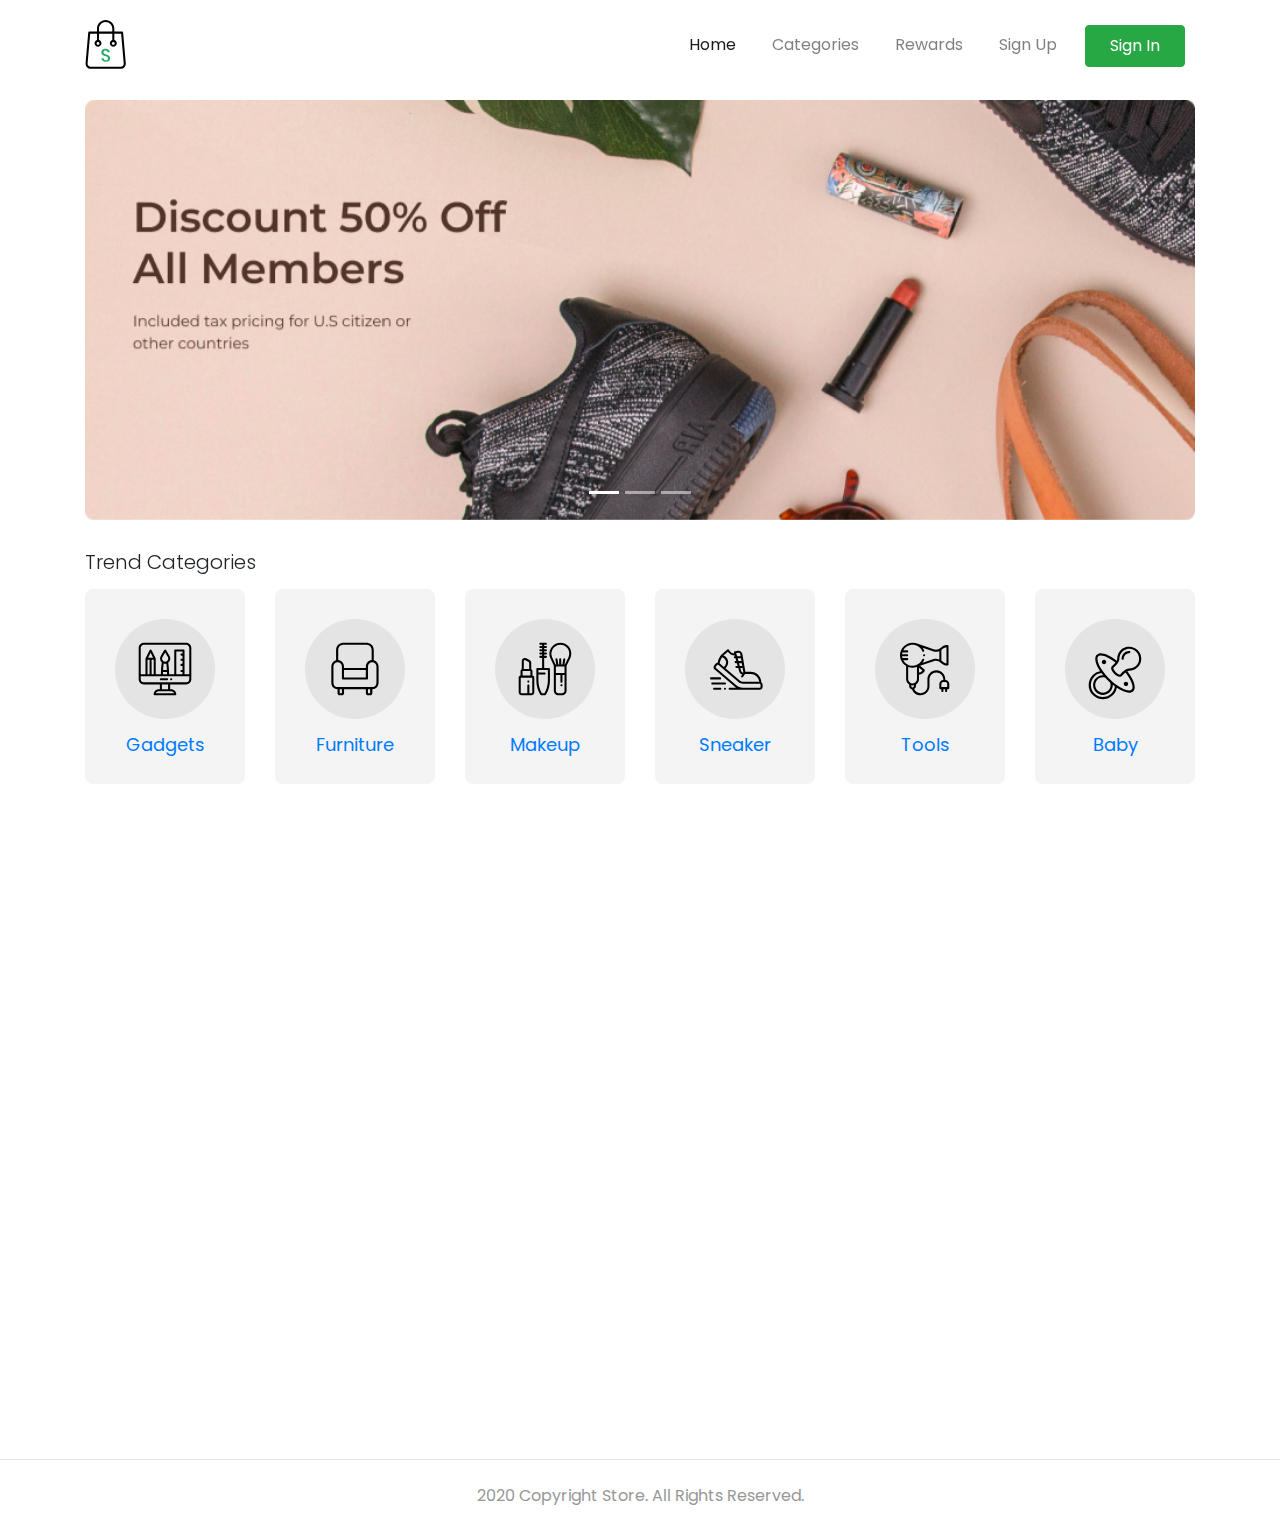
<file: index.html>
<!DOCTYPE html>
<html lang="en">
  <head>
    <meta charset="utf-8" />
    <meta
      name="viewport"
      content="width=device-width, initial-scale=1, shrink-to-fit=no"
    />
    <meta name="description" content="" />
    <meta name="author" content="" />

    <title>Store - Your Best Marketplace</title>

    <link href="https://unpkg.com/aos@2.3.1/dist/aos.css" rel="stylesheet" />
    <link href="style/main.css" rel="stylesheet" />
  </head>

  <body>
    <!-- Navigation Bar -->
    <nav
      class="navbar navbar-expand-lg navbar-light navbar-store fixed-top navbar-fixed-top"
      data-aos="fade-down"
    >
      <div class="container">
        <a href="/index.html" class="navbar-brand">
          <img src="/images/logo.svg" alt="Logo" />
        </a>
        <button
          class="navbar-toggler"
          type="button"
          data-toggle="collapse"
          data-target="#navbarResponsive"
        >
          <span class="navbar-toggler-icon"></span>
        </button>
        <div class="collapse navbar-collapse" id="navbarResponsive">
          <ul class="navbar-nav ml-auto">
            <li class="nav-item active">
              <a href="/index.html" class="nav-link">Home</a>
            </li>
            <li class="nav-item">
              <a href="/categories.html" class="nav-link">Categories</a>
            </li>
            <li class="nav-item">
              <a href="#" class="nav-link">Rewards</a>
            </li>
            <li class="nav-item">
              <a href="/register.html" class="nav-link">Sign Up</a>
            </li>
            <li class="nav-item">
              <a
                href="/login.html"
                class="btn btn-success nav-link px-4 text-white"
                >Sign In</a
              >
            </li>
          </ul>
        </div>
      </div>
    </nav>

    <!-- Page Content -->
    <div class="page-content page-home">
      <section class="store-carousel">
        <div class="container">
          <div class="row">
            <div class="col-lg-12" data-aos="zoom-in">
              <div
                id="storeCarousel"
                class="carousel slide"
                data-ride="carousel"
              >
                <ol class="carousel-indicators">
                  <li
                    class="active"
                    data-target="#storeCarousel"
                    data-slide-to="0"
                  ></li>
                  <li data-target="#storeCarousel" data-slide-to="1"></li>
                  <li data-target="#storeCarousel" data-slide-to="2"></li>
                </ol>
                <div class="carousel-inner">
                  <div class="carousel-item active">
                    <img
                      src="/images/banner.jpg"
                      alt="Carousel Image"
                      class="d-block w-100"
                    />
                  </div>
                  <div class="carousel-item">
                    <img
                      src="/images/banner.jpg"
                      alt="Carousel Image"
                      class="d-block w-100"
                    />
                  </div>
                  <div class="carousel-item">
                    <img
                      src="/images/banner.jpg"
                      alt="Carousel Image"
                      class="d-block w-100"
                    />
                  </div>
                </div>
              </div>
            </div>
          </div>
        </div>
      </section>
      <section class="store-trend-categories">
        <div class="container">
          <div class="row">
            <div class="col-12" data-aos="fade-up">
              <h5>Trend Categories</h5>
            </div>
          </div>
          <div class="row">
            <div
              class="col-6 col-md-3 col-lg-2"
              data-aos="fade-up"
              data-aos-delay="100"
            >
              <a href="#" class="component-categories d-block">
                <div class="categories-image">
                  <img
                    src="/images/gadgets.svg"
                    alt="Gadgets Categories"
                    class="w-100"
                  />
                </div>
                <p class="categories-text">Gadgets</p>
              </a>
            </div>
            <div
              class="col-6 col-md-3 col-lg-2"
              data-aos="fade-up"
              data-aos-delay="200"
            >
              <a href="#" class="component-categories d-block">
                <div class="categories-image">
                  <img
                    src="/images/furniture.svg"
                    alt="Furniture Categories"
                    class="w-100"
                  />
                </div>
                <p class="categories-text">Furniture</p>
              </a>
            </div>
            <div
              class="col-6 col-md-3 col-lg-2"
              data-aos="fade-up"
              data-aos-delay="300"
            >
              <a href="#" class="component-categories d-block">
                <div class="categories-image">
                  <img
                    src="/images/makeup.svg"
                    alt="Makeup Categories"
                    class="w-100"
                  />
                </div>
                <p class="categories-text">Makeup</p>
              </a>
            </div>
            <div
              class="col-6 col-md-3 col-lg-2"
              data-aos="fade-up"
              data-aos-delay="400"
            >
              <a href="#" class="component-categories d-block">
                <div class="categories-image">
                  <img
                    src="/images/sneaker.svg"
                    alt="Sneaker Categories"
                    class="w-100"
                  />
                </div>
                <p class="categories-text">Sneaker</p>
              </a>
            </div>
            <div
              class="col-6 col-md-3 col-lg-2"
              data-aos="fade-up"
              data-aos-delay="500"
            >
              <a href="#" class="component-categories d-block">
                <div class="categories-image">
                  <img
                    src="/images/tools.svg"
                    alt="Tools Categories"
                    class="w-100"
                  />
                </div>
                <p class="categories-text">Tools</p>
              </a>
            </div>
            <div
              class="col-6 col-md-3 col-lg-2"
              data-aos="fade-up"
              data-aos-delay="600"
            >
              <a href="#" class="component-categories d-block">
                <div class="categories-image">
                  <img
                    src="/images/baby.svg"
                    alt="Baby Categories"
                    class="w-100"
                  />
                </div>
                <p class="categories-text">Baby</p>
              </a>
            </div>
          </div>
        </div>
      </section>
      <section class="store-new-products">
        <div class="container">
          <div class="row">
            <div class="col-12" data-aos="fade-up">
              <h5>New Products</h5>
            </div>
          </div>
          <div class="row">
            <div
              class="col-6 col-md-4 col-lg-3"
              data-aos="fade-up"
              data-aos-delay="100"
            >
              <a href="/details.html" class="component-products d-block">
                <div class="products-thumbnail">
                  <div
                    class="products-image"
                    style="
                      background-image: url('/images/products-apple-watch.jpg');
                    "
                  ></div>
                </div>
                <div class="products-text">Apple Watch 4</div>
                <div class="products-price">$890</div>
              </a>
            </div>
            <div
              class="col-6 col-md-4 col-lg-3"
              data-aos="fade-up"
              data-aos-delay="200"
            >
              <a href="/details.html" class="component-products d-block">
                <div class="products-thumbnail">
                  <div
                    class="products-image"
                    style="
                      background-image: url('/images/products-orange-bogotta.jpg');
                    "
                  ></div>
                </div>
                <div class="products-text">Orange Bogotta</div>
                <div class="products-price">$94,509</div>
              </a>
            </div>
            <div
              class="col-6 col-md-4 col-lg-3"
              data-aos="fade-up"
              data-aos-delay="300"
            >
              <a href="/details.html" class="component-products d-block">
                <div class="products-thumbnail">
                  <div
                    class="products-image"
                    style="
                      background-image: url('/images/products-sofa-ternyaman.jpg');
                    "
                  ></div>
                </div>
                <div class="products-text">Sofa Ternyaman</div>
                <div class="products-price">$1,409</div>
              </a>
            </div>
            <div
              class="col-6 col-md-4 col-lg-3"
              data-aos="fade-up"
              data-aos-delay="400"
            >
              <a href="/details.html" class="component-products d-block">
                <div class="products-thumbnail">
                  <div
                    class="products-image"
                    style="
                      background-image: url('/images/products-bubuk-maketti.jpg');
                    "
                  ></div>
                </div>
                <div class="products-text">Bubuk Maketti</div>
                <div class="products-price">$225</div>
              </a>
            </div>
            <div
              class="col-6 col-md-4 col-lg-3"
              data-aos="fade-up"
              data-aos-delay="500"
            >
              <a href="/details.html" class="component-products d-block">
                <div class="products-thumbnail">
                  <div
                    class="products-image"
                    style="
                      background-image: url('/images/products-tatakan-gelas.jpg');
                    "
                  ></div>
                </div>
                <div class="products-text">Tatakan Gelas</div>
                <div class="products-price">$45,184</div>
              </a>
            </div>
            <div
              class="col-6 col-md-4 col-lg-3"
              data-aos="fade-up"
              data-aos-delay="600"
            >
              <a href="/details.html" class="component-products d-block">
                <div class="products-thumbnail">
                  <div
                    class="products-image"
                    style="
                      background-image: url('/images/products-mavic-kawe.jpg');
                    "
                  ></div>
                </div>
                <div class="products-text">Mavic Kawe</div>
                <div class="products-price">$503</div>
              </a>
            </div>
            <div
              class="col-6 col-md-4 col-lg-3"
              data-aos="fade-up"
              data-aos-delay="700"
            >
              <a href="/details.html" class="component-products d-block">
                <div class="products-thumbnail">
                  <div
                    class="products-image"
                    style="
                      background-image: url('/images/products-black-edition-nike.jpg');
                    "
                  ></div>
                </div>
                <div class="products-text">Black Editon Nike</div>
                <div class="products-price">$70,428</div>
              </a>
            </div>
            <div
              class="col-6 col-md-4 col-lg-3"
              data-aos="fade-up"
              data-aos-delay="800"
            >
              <a href="/details.html" class="component-products d-block">
                <div class="products-thumbnail">
                  <div
                    class="products-image"
                    style="
                      background-image: url('/images/products-monkey-toys.jpg');
                    "
                  ></div>
                </div>
                <div class="products-text">Monkey Toys</div>
                <div class="products-price">$783</div>
              </a>
            </div>
          </div>
        </div>
      </section>
    </div>

    <footer>
      <div class="container">
        <div class="row">
          <div class="col-12 text-center">
            <p class="pt-4 pb-2">2020 Copyright Store. All Rights Reserved.</p>
          </div>
        </div>
      </div>
    </footer>

    <!-- Bootstrap core JavaScript -->
    <script src="/vendor/jquery/jquery.slim.min.js"></script>
    <script src="/vendor/bootstrap/js/bootstrap.bundle.min.js"></script>
    <script src="https://unpkg.com/aos@2.3.1/dist/aos.js"></script>
    <script>
      AOS.init();
    </script>
    <script src="/script/navbar-scroll.js"></script>
  </body>
</html>
</file>
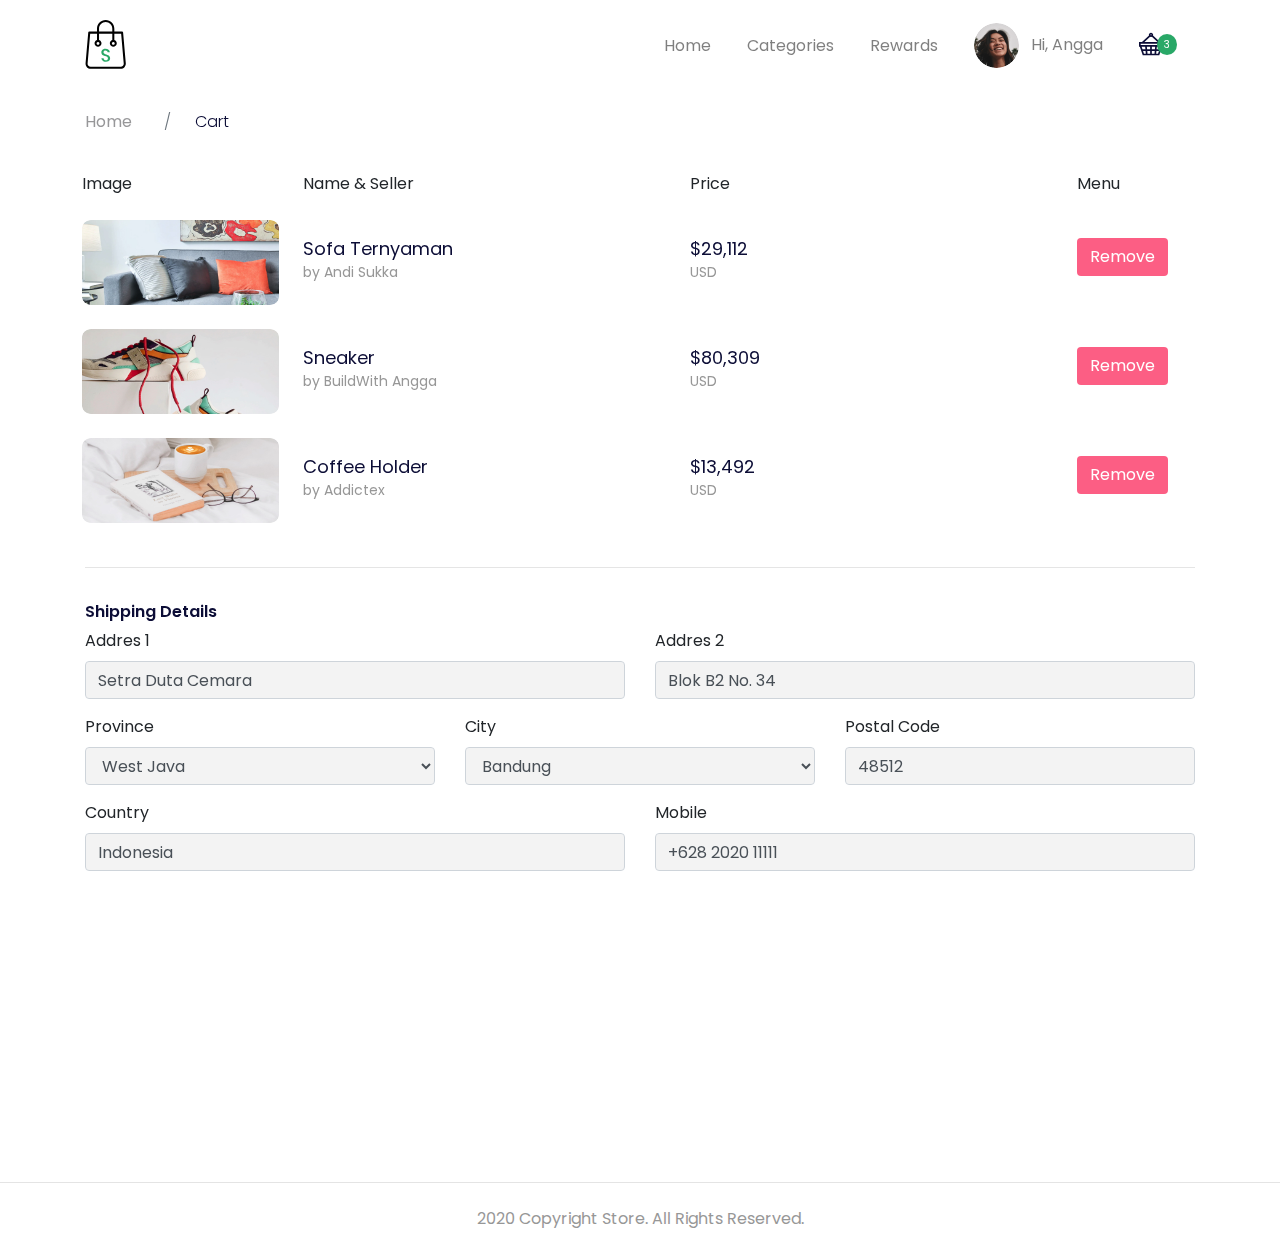
<file: cart.html>
<!DOCTYPE html>
<html lang="en">
  <head>
    <meta charset="utf-8" />
    <meta
      name="viewport"
      content="width=device-width, initial-scale=1, shrink-to-fit=no"
    />
    <meta name="description" content="" />
    <meta name="author" content="" />

    <title>Store - Your Best Marketplace</title>

    <link href="https://unpkg.com/aos@2.3.1/dist/aos.css" rel="stylesheet" />
    <link href="style/main.css" rel="stylesheet" />
  </head>

  <body>
    <!-- Navigation Bar -->
    <nav
      class="navbar navbar-expand-lg navbar-light navbar-store fixed-top navbar-fixed-top"
      data-aos="fade-down"
    >
      <div class="container">
        <a href="/index.html" class="navbar-brand">
          <img src="/images/logo.svg" alt="Logo" />
        </a>
        <button
          class="navbar-toggler"
          type="button"
          data-toggle="collapse"
          data-target="#navbarResponsive"
        >
          <span class="navbar-toggler-icon"></span>
        </button>
        <div class="collapse navbar-collapse" id="navbarResponsive">
          <ul class="navbar-nav ml-auto">
            <li class="nav-item">
              <a href="/index.html" class="nav-link">Home</a>
            </li>
            <li class="nav-item">
              <a href="/categories.html" class="nav-link">Categories</a>
            </li>
            <li class="nav-item">
              <a href="#" class="nav-link">Rewards</a>
            </li>
          </ul>

          <!-- Desktop Menu -->
          <ul class="navbar-nav d-none d-lg-flex">
            <li class="nav-item dropdown">
              <a
                href="#"
                class="nav-link"
                id="navbarDropdown"
                role="button"
                data-toggle="dropdown"
              >
                <img
                  src="/images/icon-user.png"
                  alt=""
                  class="rounded-circle mr-2 profile-picture"
                />
                Hi, Angga
              </a>
              <div class="dropdown-menu">
                <a href="/dashboard.html" class="dropdown-item">Dashboard</a>
                <a href="/dashboard-account.html" class="dropdown-item"
                  >Settings</a
                >
                <div class="dropdown-divider"></div>
                <a href="/" class="dropdown-item">Logout</a>
              </div>
            </li>
            <li class="nav-item">
              <a href="#" class="nav-link d-inline-block mt-2">
                <img src="/images/icon-cart-filled.svg" alt="" />
                <div class="card-badge">3</div>
              </a>
            </li>
          </ul>

          <ul class="navbar-nav d-block d-lg-none">
            <li class="nav-item">
              <a href="#" class="nav-link">Hi, Angga</a>
            </li>
            <li class="nav-item">
              <a href="#" class="nav-link d-inline-block">Cart</a>
            </li>
          </ul>
        </div>
      </div>
    </nav>

    <!-- Page-Content -->
    <div class="page-content page-cart">
      <section
        class="store-breadcrumbs"
        data-aos="fade down"
        data-aos-delay="100"
      >
        <div class="container">
          <div class="row">
            <div class="col-12">
              <nav>
                <ol class="breadcrumb">
                  <li class="breadcrumb-item">
                    <a href="/index.html">Home</a>
                  </li>
                  <li class="breadcrumb-item active">Cart</li>
                </ol>
              </nav>
            </div>
          </div>
        </div>
      </section>

      <section class="store-cart">
        <div class="container">
          <div class="row" data-aos="fade-up" data-aos-delay="100">
            <div class="col-12 table-responsive">
              <table class="table table-borderless table-cart">
                <thead>
                  <tr>
                    <td>Image</td>
                    <td>Name &amp; Seller</td>
                    <td>Price</td>
                    <td>Menu</td>
                  </tr>
                </thead>
                <tbody>
                  <tr>
                    <td style="width: 20%">
                      <img
                        src="/images/product-cart-1.jpg"
                        alt=""
                        class="cart-image w-100"
                      />
                    </td>
                    <td style="width: 35%">
                      <div class="product-title">Sofa Ternyaman</div>
                      <div class="product-subtitle">by Andi Sukka</div>
                    </td>
                    <td style="width: 35%">
                      <div class="product-title">$29,112</div>
                      <div class="product-subtitle">USD</div>
                    </td>
                    <td style="width: 20%">
                      <a href="#" class="btn btn-remove-cart">Remove </a>
                    </td>
                  </tr>
                  <tr>
                    <td style="width: 20%">
                      <img
                        src="/images/product-cart-2.jpg"
                        alt=""
                        class="cart-image w-100"
                      />
                    </td>
                    <td style="width: 35%">
                      <div class="product-title">Sneaker</div>
                      <div class="product-subtitle">by BuildWith Angga</div>
                    </td>
                    <td style="width: 35%">
                      <div class="product-title">$80,309</div>
                      <div class="product-subtitle">USD</div>
                    </td>
                    <td style="width: 20%">
                      <a href="#" class="btn btn-remove-cart">Remove </a>
                    </td>
                  </tr>
                  <tr>
                    <td style="width: 20%">
                      <img
                        src="/images/product-cart-3.jpg"
                        alt=""
                        class="cart-image w-100"
                      />
                    </td>
                    <td style="width: 35%">
                      <div class="product-title">Coffee Holder</div>
                      <div class="product-subtitle">by Addictex</div>
                    </td>
                    <td style="width: 35%">
                      <div class="product-title">$13,492</div>
                      <div class="product-subtitle">USD</div>
                    </td>
                    <td style="width: 20%">
                      <a href="#" class="btn btn-remove-cart">Remove</a>
                    </td>
                  </tr>
                </tbody>
              </table>
            </div>
          </div>
          <div class="row" data-aos="fade-up" data-aos-delay="150">
            <div class="col-12">
              <hr />
            </div>
            <div class="col-12">
              <h2 class="mb-">Shipping Details</h2>
            </div>
          </div>
          <div class="row mb-2" data-aos="fade-up" data-aos-delay="200">
            <div class="col-md-6">
              <div class="form-group">
                <label for="addresOne">Addres 1</label>
                <input
                  type="text"
                  class="form-control"
                  id="addresOne"
                  name="addresOne"
                  value="Setra Duta Cemara"
                />
              </div>
            </div>
            <div class="col-md-6">
              <div class="form-group">
                <label for="addresTwo">Addres 2</label>
                <input
                  type="text"
                  class="form-control"
                  id="addresOne"
                  name="addresOne"
                  value="Blok B2 No. 34"
                />
              </div>
            </div>
            <div class="col-md-4">
              <div class="form-group">
                <label for="province">Province</label>
                <select name="province" id="province" class="form-control">
                  <option value="West Java">West Java</option>
                </select>
              </div>
            </div>
            <div class="col-md-4">
              <div class="form-group">
                <label for="city">City</label>
                <select name="city" id="city" class="form-control">
                  <option value="Bandung">Bandung</option>
                </select>
              </div>
            </div>
            <div class="col-md-4">
              <div class="form-group">
                <label for="postalCode">Postal Code</label>
                <input
                  type="text"
                  class="form-control"
                  id="postalCode"
                  name="postalCode"
                  value="48512"
                />
              </div>
            </div>
            <div class="col-md-6">
              <div class="form-group">
                <label for="country">Country</label>
                <input
                  type="text"
                  class="form-control"
                  id="country"
                  name="country"
                  value="Indonesia"
                />
              </div>
            </div>
            <div class="col-md-6">
              <div class="form-group">
                <label for="mobile">Mobile</label>
                <input
                  type="text"
                  class="form-control"
                  id="mobile"
                  name="mobile"
                  value="+628 2020 11111"
                />
              </div>
          </div>
        </div>
        <div class="row" data-aos="fade-up" data-aos-delay="150">
          <div class="col-12">
            <hr />
          </div>
          <div class="col-12">
            <h2 class="mb-1">Payment Informations</h2>
          </div>
        </div>
        <div class="row" data-aos="fade-up" data-aos-delay="200">
          <div class="col-4 col-md-2">
            <div class="product-title">$18</div>
            <div class="product-subtitle">Country Tax</div>
          </div>
          <div class="col-4 col-md-3">
            <div class="product-title">$288</div>
            <div class="product-subtitle">Product Insurance</div>
          </div>
          <div class="col-4 col-md-2">
            <div class="product-title">$588</div>
            <div class="product-subtitle">Ship to Jakarta</div>
          </div>
          <div class="col-4 col-md-2">
            <div class="product-title text-success">$392,409</div>
            <div class="product-subtitle">Total</div>
          </div>
          <div class="col-8 col-md-3">
            <a href="/success.html" class="btn btn-success mt-4 px-4 btn-block">Checkout Now</a>
          </div>
        </div>
        
      </section>
    </div>

    <!-- Footer -->
    <footer>
      <div class="container">
        <div class="row">
          <div class="col-12 text-center">
            <p class="pt-4 pb-2">2020 Copyright Store. All Rights Reserved.</p>
          </div>
        </div>
      </div>
    </footer>

    <!-- Bootstrap core JavaScript -->
    <script src="/vendor/jquery/jquery.slim.min.js"></script>
    <script src="/vendor/bootstrap/js/bootstrap.bundle.min.js"></script>
    <script src="https://unpkg.com/aos@2.3.1/dist/aos.js"></script>
    <script>
      AOS.init();
    </script>
    <script src="/script/navbar-scroll.js"></script>
  </body>
</html>
</file>
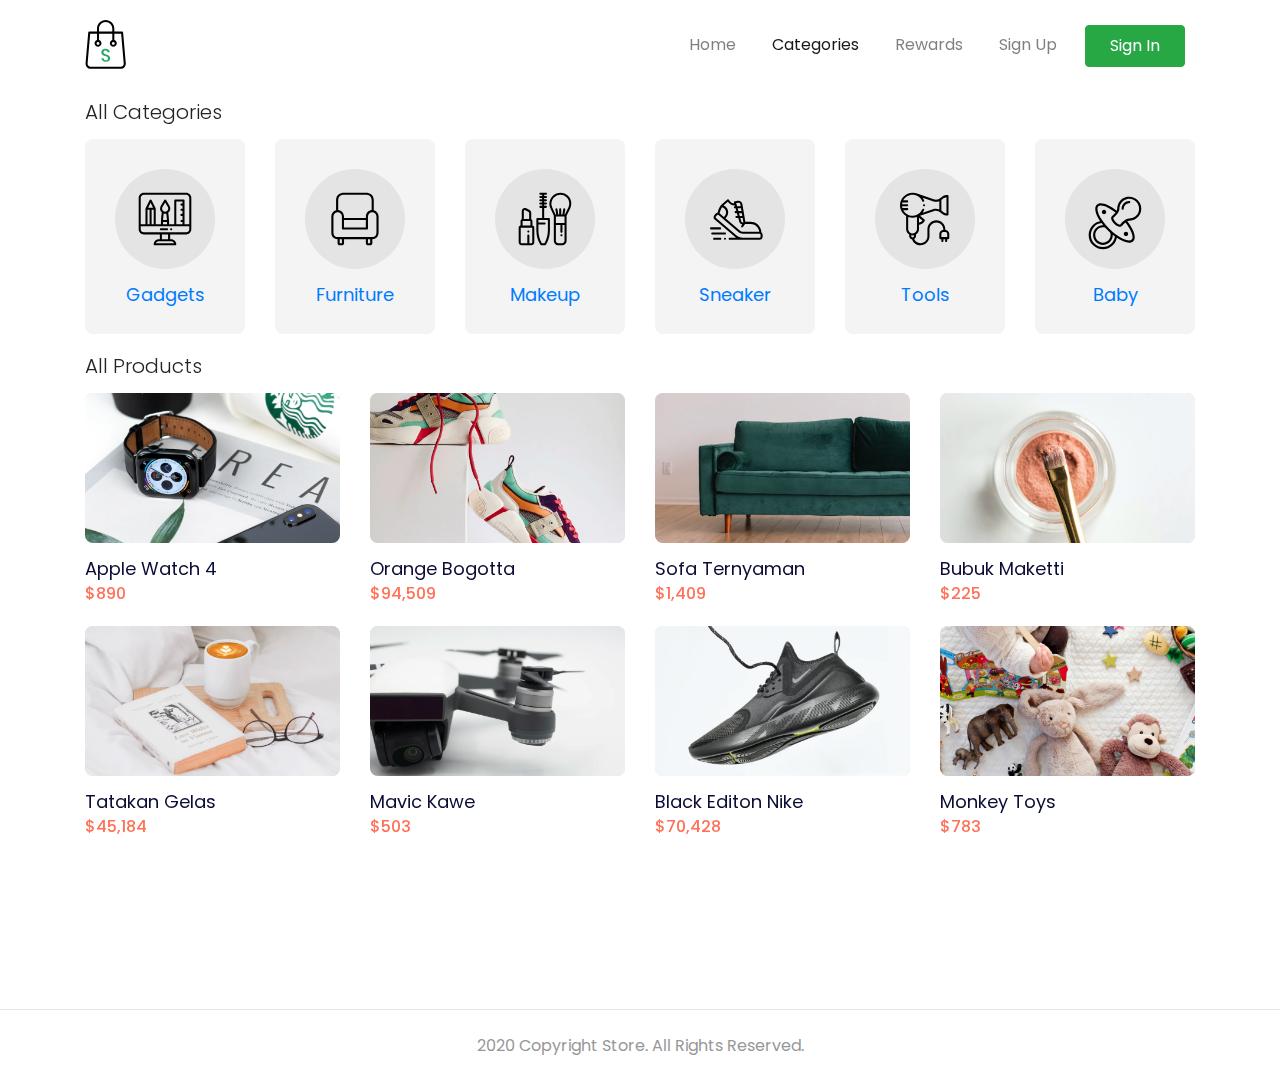
<file: categories.html>
<!DOCTYPE html>
<html lang="en">
  <head>
    <meta charset="utf-8" />
    <meta
      name="viewport"
      content="width=device-width, initial-scale=1, shrink-to-fit=no"
    />
    <meta name="description" content="" />
    <meta name="author" content="" />

    <title>Store - Your Best Marketplace</title>

    <link href="https://unpkg.com/aos@2.3.1/dist/aos.css" rel="stylesheet" />
    <link href="style/main.css" rel="stylesheet" />
  </head>

  <body>
    <!-- Navigation Bar -->
    <nav
      class="navbar navbar-expand-lg navbar-light navbar-store fixed-top navbar-fixed-top"
      data-aos="fade-down"
    >
      <div class="container">
        <a href="/index.html" class="navbar-brand">
          <img src="/images/logo.svg" alt="Logo" />
        </a>
        <button
          class="navbar-toggler"
          type="button"
          data-toggle="collapse"
          data-target="#navbarResponsive"
        >
          <span class="navbar-toggler-icon"></span>
        </button>
        <div class="collapse navbar-collapse" id="navbarResponsive">
          <ul class="navbar-nav ml-auto">
            <li class="nav-item">
              <a href="/index.html" class="nav-link">Home</a>
            </li>
            <li class="nav-item active">
              <a href="/categories.html" class="nav-link">Categories</a>
            </li>
            <li class="nav-item">
              <a href="#" class="nav-link">Rewards</a>
            </li>
            <li class="nav-item">
              <a href="/register.html" class="nav-link">Sign Up</a>
            </li>
            <li class="nav-item">
              <a
                href="/login.html"
                class="btn btn-success nav-link px-4 text-white"
                >Sign In</a
              >
            </li>
          </ul>
        </div>
      </div>
    </nav>

    <!-- Page Content -->
    <div class="page-content page-home">
      <section class="store-trend-categories">
        <div class="container">
          <div class="row">
            <div class="col-12" data-aos="fade-up">
              <h5>All Categories</h5>
            </div>
          </div>
          <div class="row">
            <div
              class="col-6 col-md-3 col-lg-2"
              data-aos="fade-up"
              data-aos-delay="100"
            >
              <a href="#" class="component-categories d-block">
                <div class="categories-image">
                  <img
                    src="/images/gadgets.svg"
                    alt="Gadgets Categories"
                    class="w-100"
                  />
                </div>
                <p class="categories-text">Gadgets</p>
              </a>
            </div>
            <div
              class="col-6 col-md-3 col-lg-2"
              data-aos="fade-up"
              data-aos-delay="200"
            >
              <a href="#" class="component-categories d-block">
                <div class="categories-image">
                  <img
                    src="/images/furniture.svg"
                    alt="Furniture Categories"
                    class="w-100"
                  />
                </div>
                <p class="categories-text">Furniture</p>
              </a>
            </div>
            <div
              class="col-6 col-md-3 col-lg-2"
              data-aos="fade-up"
              data-aos-delay="300"
            >
              <a href="#" class="component-categories d-block">
                <div class="categories-image">
                  <img
                    src="/images/makeup.svg"
                    alt="Makeup Categories"
                    class="w-100"
                  />
                </div>
                <p class="categories-text">Makeup</p>
              </a>
            </div>
            <div
              class="col-6 col-md-3 col-lg-2"
              data-aos="fade-up"
              data-aos-delay="400"
            >
              <a href="#" class="component-categories d-block">
                <div class="categories-image">
                  <img
                    src="/images/sneaker.svg"
                    alt="Sneaker Categories"
                    class="w-100"
                  />
                </div>
                <p class="categories-text">Sneaker</p>
              </a>
            </div>
            <div
              class="col-6 col-md-3 col-lg-2"
              data-aos="fade-up"
              data-aos-delay="500"
            >
              <a href="#" class="component-categories d-block">
                <div class="categories-image">
                  <img
                    src="/images/tools.svg"
                    alt="Tools Categories"
                    class="w-100"
                  />
                </div>
                <p class="categories-text">Tools</p>
              </a>
            </div>
            <div
              class="col-6 col-md-3 col-lg-2"
              data-aos="fade-up"
              data-aos-delay="600"
            >
              <a href="#" class="component-categories d-block">
                <div class="categories-image">
                  <img
                    src="/images/baby.svg"
                    alt="Baby Categories"
                    class="w-100"
                  />
                </div>
                <p class="categories-text">Baby</p>
              </a>
            </div>
          </div>
        </div>
      </section>
      <section class="store-new-products">
        <div class="container">
          <div class="row">
            <div class="col-12" data-aos="fade-up">
              <h5>All Products</h5>
            </div>
          </div>
          <div class="row">
            <div
              class="col-6 col-md-4 col-lg-3"
              data-aos="fade-up"
              data-aos-delay="100"
            >
              <a href="/details.html" class="component-products d-block">
                <div class="products-thumbnail">
                  <div
                    class="products-image"
                    style="
                      background-image: url('/images/products-apple-watch.jpg');
                    "
                  ></div>
                </div>
                <div class="products-text">Apple Watch 4</div>
                <div class="products-price">$890</div>
              </a>
            </div>
            <div
              class="col-6 col-md-4 col-lg-3"
              data-aos="fade-up"
              data-aos-delay="200"
            >
              <a href="/details.html" class="component-products d-block">
                <div class="products-thumbnail">
                  <div
                    class="products-image"
                    style="
                      background-image: url('/images/products-orange-bogotta.jpg');
                    "
                  ></div>
                </div>
                <div class="products-text">Orange Bogotta</div>
                <div class="products-price">$94,509</div>
              </a>
            </div>
            <div
              class="col-6 col-md-4 col-lg-3"
              data-aos="fade-up"
              data-aos-delay="300"
            >
              <a href="/details.html" class="component-products d-block">
                <div class="products-thumbnail">
                  <div
                    class="products-image"
                    style="
                      background-image: url('/images/products-sofa-ternyaman.jpg');
                    "
                  ></div>
                </div>
                <div class="products-text">Sofa Ternyaman</div>
                <div class="products-price">$1,409</div>
              </a>
            </div>
            <div
              class="col-6 col-md-4 col-lg-3"
              data-aos="fade-up"
              data-aos-delay="400"
            >
              <a href="/details.html" class="component-products d-block">
                <div class="products-thumbnail">
                  <div
                    class="products-image"
                    style="
                      background-image: url('/images/products-bubuk-maketti.jpg');
                    "
                  ></div>
                </div>
                <div class="products-text">Bubuk Maketti</div>
                <div class="products-price">$225</div>
              </a>
            </div>
            <div
              class="col-6 col-md-4 col-lg-3"
              data-aos="fade-up"
              data-aos-delay="500"
            >
              <a href="/details.html" class="component-products d-block">
                <div class="products-thumbnail">
                  <div
                    class="products-image"
                    style="
                      background-image: url('/images/products-tatakan-gelas.jpg');
                    "
                  ></div>
                </div>
                <div class="products-text">Tatakan Gelas</div>
                <div class="products-price">$45,184</div>
              </a>
            </div>
            <div
              class="col-6 col-md-4 col-lg-3"
              data-aos="fade-up"
              data-aos-delay="600"
            >
              <a href="/details.html" class="component-products d-block">
                <div class="products-thumbnail">
                  <div
                    class="products-image"
                    style="
                      background-image: url('/images/products-mavic-kawe.jpg');
                    "
                  ></div>
                </div>
                <div class="products-text">Mavic Kawe</div>
                <div class="products-price">$503</div>
              </a>
            </div>
            <div
              class="col-6 col-md-4 col-lg-3"
              data-aos="fade-up"
              data-aos-delay="700"
            >
              <a href="/details.html" class="component-products d-block">
                <div class="products-thumbnail">
                  <div
                    class="products-image"
                    style="
                      background-image: url('/images/products-black-edition-nike.jpg');
                    "
                  ></div>
                </div>
                <div class="products-text">Black Editon Nike</div>
                <div class="products-price">$70,428</div>
              </a>
            </div>
            <div
              class="col-6 col-md-4 col-lg-3"
              data-aos="fade-up"
              data-aos-delay="800"
            >
              <a href="/details.html" class="component-products d-block">
                <div class="products-thumbnail">
                  <div
                    class="products-image"
                    style="
                      background-image: url('/images/products-monkey-toys.jpg');
                    "
                  ></div>
                </div>
                <div class="products-text">Monkey Toys</div>
                <div class="products-price">$783</div>
              </a>
            </div>
          </div>
        </div>
      </section>
    </div>

    <footer>
      <div class="container">
        <div class="row">
          <div class="col-12 text-center">
            <p class="pt-4 pb-2">2020 Copyright Store. All Rights Reserved.</p>
          </div>
        </div>
      </div>
    </footer>

    <!-- Bootstrap core JavaScript -->
    <script src="/vendor/jquery/jquery.slim.min.js"></script>
    <script src="/vendor/bootstrap/js/bootstrap.bundle.min.js"></script>
    <script src="https://unpkg.com/aos@2.3.1/dist/aos.js"></script>
    <script>
      AOS.init();
    </script>
    <script src="/script/navbar-scroll.js"></script>
  </body>
</html>
</file>
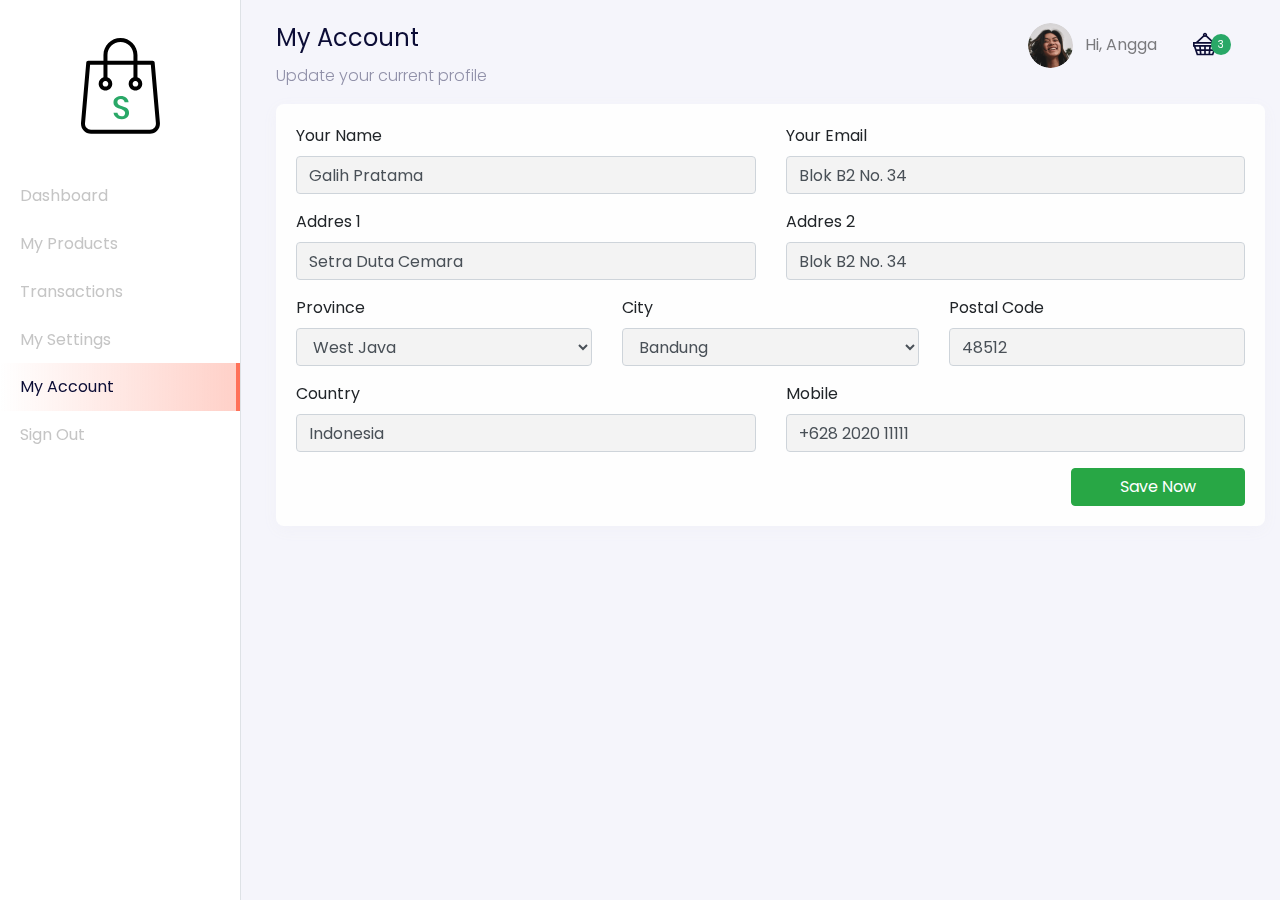
<file: dashboard-account.html>
<!DOCTYPE html>
<html lang="en">
  <head>
    <meta charset="utf-8" />
    <meta
      name="viewport"
      content="width=device-width, initial-scale=1, shrink-to-fit=no"
    />
    <meta name="description" content="" />
    <meta name="author" content="" />

    <title>Store - Your Best Marketplace</title>

    <link href="https://unpkg.com/aos@2.3.1/dist/aos.css" rel="stylesheet" />
    <link href="style/main.css" rel="stylesheet" />
  </head>

  <body>
    <div class="page-dashboard">
      <div class="d-flex" id="wrapper" data-aos="fade-right">
        <!-- Sidebar -->
        <div class="border-right" id="sidebar-wrapper">
          <div class="sidebar-heading text-center">
            <img src="/images/dashboard-store-logo.svg" alt="" class="my-4" />
          </div>
          <div class="list-group list-group-flush">
            <a
              href="/dashboard.html"
              class="list-group-item list-group-item-action"
            >
              Dashboard
            </a>
            <a
              href="/dashboard-products.html"
              class="list-group-item list-group-item-action"
            >
              My Products
            </a>
            <a
              href="/dashboard-transactions.html"
              class="list-group-item list-group-item-action"
            >
              Transactions
            </a>
            <a
              href="/dashboard-settings.html"
              class="list-group-item list-group-item-action"
            >
              My Settings
            </a>
            <a
              href="/dashboard-account.html"
              class="list-group-item list-group-item-action active"
            >
              My Account
            </a>
            <a
              href="/index.html"
              class="list-group-item list-group-item-action"
            >
              Sign Out
            </a>
          </div>
        </div>

        <!-- Page Content -->
        <div id="page-content-wrapper">
          <nav
            class="navbar navbar-expand-lg navbar-light navbar-store fixed-top"
            data-aos="fade-down"
          >
            <div class="container-fluid">
              <button
                class="btn btn-secondary d-md-none mr-auto mr-2"
                id="menu-toggle"
              >
                &laquo; Menu
              </button>
              <button
                class="navbar-toggler"
                type="button"
                data-toggle="collapse"
                data-target="#navbarSupportedContent"
              >
                <span class="navbar-toggler-icon"></span>
              </button>
              <div class="collapse navbar-collapse" id="navbarSupportedContent">
                <!-- Desktop Menu -->
                <ul class="navbar-nav d-none d-lg-flex ml-auto">
                  <li class="nav-item dropdown">
                    <a
                      href="#"
                      class="nav-link"
                      id="navbarDropdown"
                      role="button"
                      data-toggle="dropdown"
                    >
                      <img
                        src="/images/icon-user.png"
                        alt=""
                        class="rounded-circle mr-2 profile-picture"
                      />
                      Hi, Angga
                    </a>
                    <div class="dropdown-menu">
                      <a href="/dashboard.html" class="dropdown-item"
                        >Dashboard</a
                      >
                      <a href="/dashboard-account.html" class="dropdown-item"
                        >Settings</a
                      >
                      <div class="dropdown-divider"></div>
                      <a href="/" class="dropdown-item">Logout</a>
                    </div>
                  </li>
                  <li class="nav-item">
                    <a href="#" class="nav-link d-inline-block mt-2">
                      <img src="/images/icon-cart-filled.svg" alt="" />
                      <div class="card-badge">3</div>
                    </a>
                  </li>
                </ul>

                <ul class="navbar-nav d-block d-lg-none">
                  <li class="nav-item">
                    <a href="#" class="nav-link">Hi, Angga</a>
                  </li>
                  <li class="nav-item">
                    <a href="#" class="nav-link d-inline-block">Cart</a>
                  </li>
                </ul>
              </div>
            </div>
          </nav>

          <!-- Section Content -->
          <div
            class="section-content section-dashboard-home"
            data-aos="fade-up"
          >
            <div class="container-fluid">
              <div class="dashboard-heading">
                <h2 class="dashboard-title">My Account</h2>
                <p class="dashboard-subtitle">Update your current profile</p>
              </div>
              <div class="dashboard-content">
                <div class="row">
                  <div class="col-12">
                    <form action="">
                      <div class="card">
                        <div class="card-body">
                          <div class="row">
                            <div class="col-md-6">
                              <div class="form-group">
                                <label for="name">Your Name</label>
                                <input
                                  type="text"
                                  class="form-control"
                                  id="name"
                                  name="name"
                                  value="Galih Pratama"
                                />
                              </div>
                            </div>
                            <div class="col-md-6">
                              <div class="form-group">
                                <label for="email">Your Email</label>
                                <input
                                  type="email"
                                  class="form-control"
                                  id="email"
                                  name="email"
                                  value="Blok B2 No. 34"
                                />
                              </div>
                            </div>
                            <div class="col-md-6">
                              <div class="form-group">
                                <label for="addresOne">Addres 1</label>
                                <input
                                  type="text"
                                  class="form-control"
                                  id="addresOne"
                                  name="addresOne"
                                  value="Setra Duta Cemara"
                                />
                              </div>
                            </div>
                            <div class="col-md-6">
                              <div class="form-group">
                                <label for="addresTwo">Addres 2</label>
                                <input
                                  type="text"
                                  class="form-control"
                                  id="addresOne"
                                  name="addresOne"
                                  value="Blok B2 No. 34"
                                />
                              </div>
                            </div>
                            <div class="col-md-4">
                              <div class="form-group">
                                <label for="province">Province</label>
                                <select
                                  name="province"
                                  id="province"
                                  class="form-control"
                                >
                                  <option value="West Java">West Java</option>
                                </select>
                              </div>
                            </div>
                            <div class="col-md-4">
                              <div class="form-group">
                                <label for="city">City</label>
                                <select
                                  name="city"
                                  id="city"
                                  class="form-control"
                                >
                                  <option value="Bandung">Bandung</option>
                                </select>
                              </div>
                            </div>
                            <div class="col-md-4">
                              <div class="form-group">
                                <label for="postalCode">Postal Code</label>
                                <input
                                  type="text"
                                  class="form-control"
                                  id="postalCode"
                                  name="postalCode"
                                  value="48512"
                                />
                              </div>
                            </div>
                            <div class="col-md-6">
                              <div class="form-group">
                                <label for="country">Country</label>
                                <input
                                  type="text"
                                  class="form-control"
                                  id="country"
                                  name="country"
                                  value="Indonesia"
                                />
                              </div>
                            </div>
                            <div class="col-md-6">
                              <div class="form-group">
                                <label for="mobile">Mobile</label>
                                <input
                                  type="text"
                                  class="form-control"
                                  id="mobile"
                                  name="mobile"
                                  value="+628 2020 11111"
                                />
                              </div>
                            </div>
                          </div>
                          <div class="row">
                            <div class="col text-right">
                              <button class="btn btn-success px-5">
                                Save Now
                              </button>
                            </div>
                          </div>
                        </div>
                      </div>
                    </form>
                  </div>
                </div>
              </div>
            </div>
          </div>
        </div>
      </div>
    </div>

    <!-- Bootstrap core JavaScript -->
    <script src="/vendor/jquery/jquery.slim.min.js"></script>
    <script src="/vendor/bootstrap/js/bootstrap.bundle.min.js"></script>
    <script src="https://unpkg.com/aos@2.3.1/dist/aos.js"></script>
    <script>
      AOS.init();
    </script>
    <script>
      $("#menu-toggle").click(function (e) {
        e.preventDefault();
        $("#wrapper").toggleClass("toggled");
      });
    </script>
    <script src="/script/navbar-scroll.js"></script>
  </body>
</html>
</file>
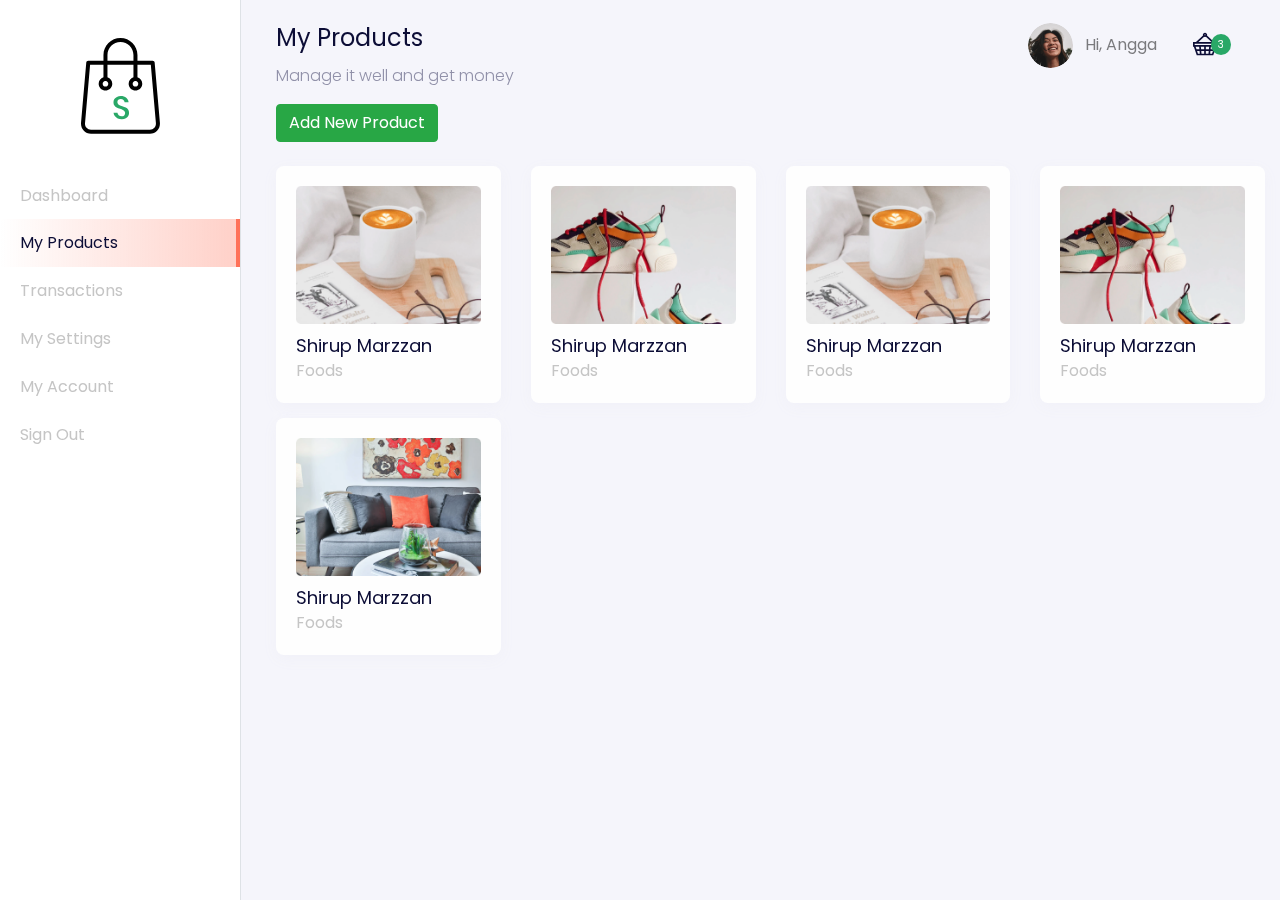
<file: dashboard-products.html>
<!DOCTYPE html>
<html lang="en">
  <head>
    <meta charset="utf-8" />
    <meta
      name="viewport"
      content="width=device-width, initial-scale=1, shrink-to-fit=no"
    />
    <meta name="description" content="" />
    <meta name="author" content="" />

    <title>Store - Your Best Marketplace</title>

    <link href="https://unpkg.com/aos@2.3.1/dist/aos.css" rel="stylesheet" />
    <link href="style/main.css" rel="stylesheet" />
  </head>

  <body>
    <div class="page-dashboard">
      <div class="d-flex" id="wrapper" data-aos="fade-right">
        <!-- Sidebar -->
        <div class="border-right" id="sidebar-wrapper">
          <div class="sidebar-heading text-center">
            <img src="/images/dashboard-store-logo.svg" alt="" class="my-4" />
          </div>
          <div class="list-group list-group-flush">
            <a
              href="/dashboard.html"
              class="list-group-item list-group-item-action"
            >
              Dashboard
            </a>
            <a
              href="/dashboard-products.html"
              class="list-group-item list-group-item-action active"
            >
              My Products
            </a>
            <a
              href="/dashboard-transactions.html"
              class="list-group-item list-group-item-action"
            >
              Transactions
            </a>
            <a
              href="/dashboard-settings.html"
              class="list-group-item list-group-item-action"
            >
              My Settings
            </a>
            <a
              href="/dashboard-account.html"
              class="list-group-item list-group-item-action"
            >
              My Account
            </a>
            <a
              href="/index.html"
              class="list-group-item list-group-item-action"
            >
              Sign Out
            </a>
          </div>
        </div>
        <!-- Page Content -->
        <div id="page-content-wrapper">
          <nav
            class="navbar navbar-expand-lg navbar-light navbar-store fixed-top"
            data-aos="fade-down"
          >
            <div class="container-fluid">
              <button
                class="btn btn-secondary d-md-none mr-auto mr-2"
                id="menu-toggle"
              >
                &laquo; Menu
              </button>
              <button
                class="navbar-toggler"
                type="button"
                data-toggle="collapse"
                data-target="#navbarSupportedContent"
              >
                <span class="navbar-toggler-icon"></span>
              </button>
              <div class="collapse navbar-collapse" id="navbarSupportedContent">
                <!-- Desktop Menu -->
                <ul class="navbar-nav d-none d-lg-flex ml-auto">
                  <li class="nav-item dropdown">
                    <a
                      href="#"
                      class="nav-link"
                      id="navbarDropdown"
                      role="button"
                      data-toggle="dropdown"
                    >
                      <img
                        src="/images/icon-user.png"
                        alt=""
                        class="rounded-circle mr-2 profile-picture"
                      />
                      Hi, Angga
                    </a>
                    <div class="dropdown-menu">
                      <a href="/dashboard.html" class="dropdown-item"
                        >Dashboard</a
                      >
                      <a href="/dashboard-account.html" class="dropdown-item"
                        >Settings</a
                      >
                      <div class="dropdown-divider"></div>
                      <a href="/" class="dropdown-item">Logout</a>
                    </div>
                  </li>
                  <li class="nav-item">
                    <a href="#" class="nav-link d-inline-block mt-2">
                      <img src="/images/icon-cart-filled.svg" alt="" />
                      <div class="card-badge">3</div>
                    </a>
                  </li>
                </ul>

                <ul class="navbar-nav d-block d-lg-none">
                  <li class="nav-item">
                    <a href="#" class="nav-link">Hi, Angga</a>
                  </li>
                  <li class="nav-item">
                    <a href="#" class="nav-link d-inline-block">Cart</a>
                  </li>
                </ul>
              </div>
            </div>
          </nav>

          <!-- Section Content -->
          <div
            class="section-content section-dashboard-home"
            data-aos="fade-up"
          >
            <div class="container-fluid">
              <div class="dashboard-heading">
                <h2 class="dashboard-title">My Products</h2>
                <p class="dashboard-subtitle">Manage it well and get money</p>
              </div>
              <div class="dashboard-content">
                <div class="row">
                  <div class="col-12">
                    <a
                      href="/dashboard-products-create.html"
                      class="btn btn-success"
                      >Add New Product</a
                    >
                  </div>
                </div>
                <div class="row mt-4">
                  <div class="col-12 col-sm-6 col-md-4 col-lg-3">
                    <a
                      href="/dashboard-products-details.html"
                      class="card card-dashboard-product d-block"
                    >
                      <div class="card-body">
                        <img
                          src="/images/product-card-1.png"
                          alt=""
                          class="w-100 mb-2"
                        />
                        <div class="product-title">Shirup Marzzan</div>
                        <div class="product-category">Foods</div>
                      </div>
                    </a>
                  </div>
                  <div class="col-12 col-sm-6 col-md-4 col-lg-3">
                    <a
                      href="/dashboard-products-details.html"
                      class="card card-dashboard-product d-block"
                    >
                      <div class="card-body">
                        <img
                          src="/images/product-card-2.png"
                          alt=""
                          class="w-100 mb-2"
                        />
                        <div class="product-title">Shirup Marzzan</div>
                        <div class="product-category">Foods</div>
                      </div>
                    </a>
                  </div>
                  <div class="col-12 col-sm-6 col-md-4 col-lg-3">
                    <a
                      href="/dashboard-products-details.html"
                      class="card card-dashboard-product d-block"
                    >
                      <div class="card-body">
                        <img
                          src="/images/product-card-3.png"
                          alt=""
                          class="w-100 mb-2"
                        />
                        <div class="product-title">Shirup Marzzan</div>
                        <div class="product-category">Foods</div>
                      </div>
                    </a>
                  </div>
                  <div class="col-12 col-sm-6 col-md-4 col-lg-3">
                    <a
                      href="/dashboard-products-details.html"
                      class="card card-dashboard-product d-block"
                    >
                      <div class="card-body">
                        <img
                          src="/images/product-card-4.png"
                          alt=""
                          class="w-100 mb-2"
                        />
                        <div class="product-title">Shirup Marzzan</div>
                        <div class="product-category">Foods</div>
                      </div>
                    </a>
                  </div>
                  <div class="col-12 col-sm-6 col-md-4 col-lg-3">
                    <a
                      href="/dashboard-products-details.html"
                      class="card card-dashboard-product d-block"
                    >
                      <div class="card-body">
                        <img
                          src="/images/product-card-5.png"
                          alt=""
                          class="w-100 mb-2"
                        />
                        <div class="product-title">Shirup Marzzan</div>
                        <div class="product-category">Foods</div>
                      </div>
                    </a>
                  </div>
                </div>
              </div>
            </div>
          </div>
        </div>
      </div>
    </div>

    <!-- Bootstrap core JavaScript -->
    <script src="/vendor/jquery/jquery.slim.min.js"></script>
    <script src="/vendor/bootstrap/js/bootstrap.bundle.min.js"></script>
    <script src="https://unpkg.com/aos@2.3.1/dist/aos.js"></script>
    <script>
      AOS.init();
    </script>
    <script>
      $("#menu-toggle").click(function (e) {
        e.preventDefault();
        $("#wrapper").toggleClass("toggled");
      });
    </script>
    <script src="/script/navbar-scroll.js"></script>
  </body>
</html>
</file>
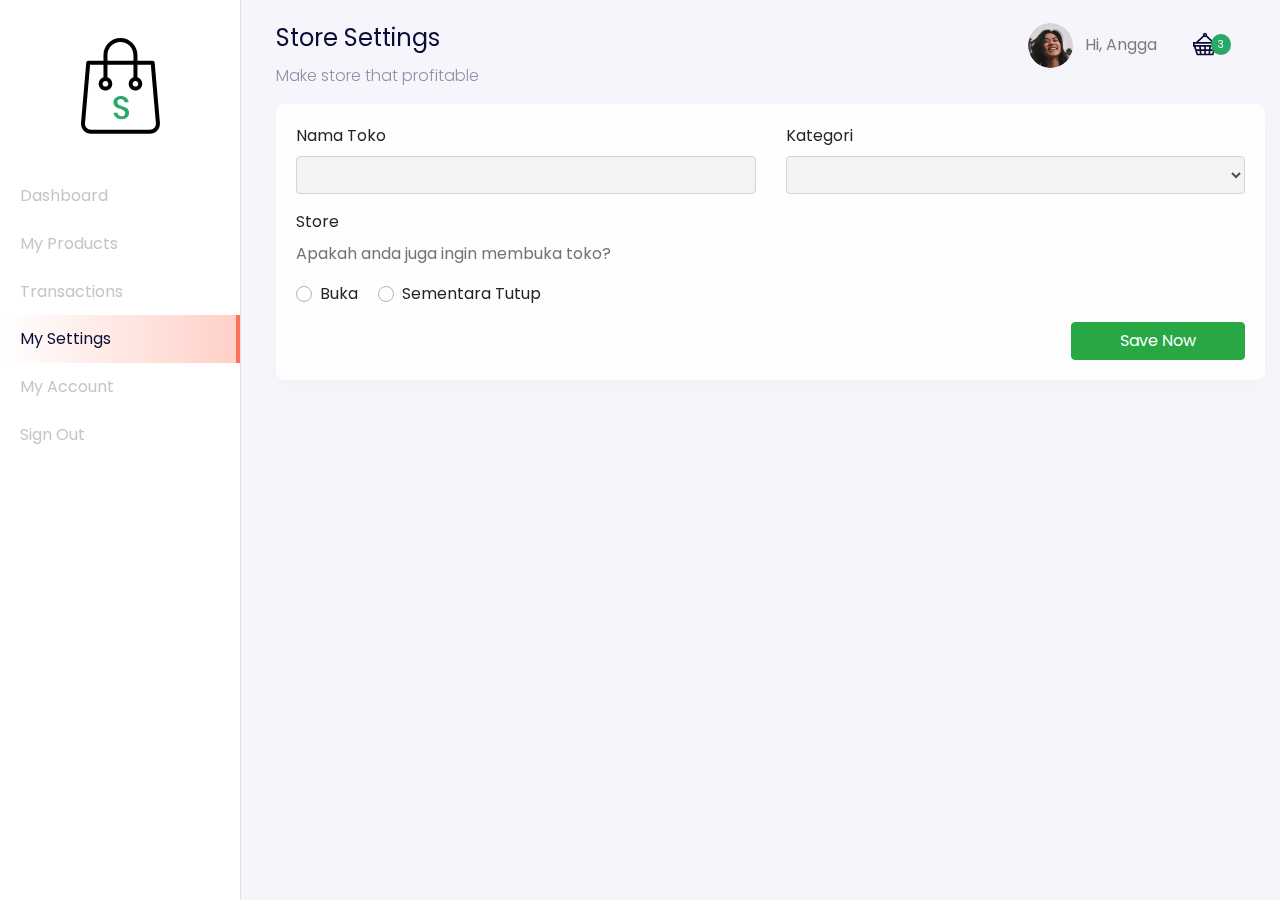
<file: dashboard-settings.html>
<!DOCTYPE html>
<html lang="en">
  <head>
    <meta charset="utf-8" />
    <meta
      name="viewport"
      content="width=device-width, initial-scale=1, shrink-to-fit=no"
    />
    <meta name="description" content="" />
    <meta name="author" content="" />

    <title>Store - Your Best Marketplace</title>

    <link href="https://unpkg.com/aos@2.3.1/dist/aos.css" rel="stylesheet" />
    <link href="style/main.css" rel="stylesheet" />
  </head>

  <body>
    <div class="page-dashboard">
      <div class="d-flex" id="wrapper" data-aos="fade-right">
        <!-- Sidebar -->
        <div class="border-right" id="sidebar-wrapper">
          <div class="sidebar-heading text-center">
            <img src="/images/dashboard-store-logo.svg" alt="" class="my-4" />
          </div>
          <div class="list-group list-group-flush">
            <a
              href="/dashboard.html"
              class="list-group-item list-group-item-action"
            >
              Dashboard
            </a>
            <a
              href="/dashboard-products.html"
              class="list-group-item list-group-item-action"
            >
              My Products
            </a>
            <a
              href="/dashboard-transactions.html"
              class="list-group-item list-group-item-action"
            >
              Transactions
            </a>
            <a
              href="/dashboard-settings.html"
              class="list-group-item list-group-item-action active"
            >
              My Settings
            </a>
            <a
              href="/dashboard-account.html"
              class="list-group-item list-group-item-action"
            >
              My Account
            </a>
            <a
              href="/index.html"
              class="list-group-item list-group-item-action"
            >
              Sign Out
            </a>
          </div>
        </div>

        <!-- Page Content -->
        <div id="page-content-wrapper">
          <nav
            class="navbar navbar-expand-lg navbar-light navbar-store fixed-top"
            data-aos="fade-down"
          >
            <div class="container-fluid">
              <button
                class="btn btn-secondary d-md-none mr-auto mr-2"
                id="menu-toggle"
              >
                &laquo; Menu
              </button>
              <button
                class="navbar-toggler"
                type="button"
                data-toggle="collapse"
                data-target="#navbarSupportedContent"
              >
                <span class="navbar-toggler-icon"></span>
              </button>
              <div class="collapse navbar-collapse" id="navbarSupportedContent">
                <!-- Desktop Menu -->
                <ul class="navbar-nav d-none d-lg-flex ml-auto">
                  <li class="nav-item dropdown">
                    <a
                      href="#"
                      class="nav-link"
                      id="navbarDropdown"
                      role="button"
                      data-toggle="dropdown"
                    >
                      <img
                        src="/images/icon-user.png"
                        alt=""
                        class="rounded-circle mr-2 profile-picture"
                      />
                      Hi, Angga
                    </a>
                    <div class="dropdown-menu">
                      <a href="/dashboard.html" class="dropdown-item"
                        >Dashboard</a
                      >
                      <a href="/dashboard-account.html" class="dropdown-item"
                        >Settings</a
                      >
                      <div class="dropdown-divider"></div>
                      <a href="/" class="dropdown-item">Logout</a>
                    </div>
                  </li>
                  <li class="nav-item">
                    <a href="#" class="nav-link d-inline-block mt-2">
                      <img src="/images/icon-cart-filled.svg" alt="" />
                      <div class="card-badge">3</div>
                    </a>
                  </li>
                </ul>

                <ul class="navbar-nav d-block d-lg-none">
                  <li class="nav-item">
                    <a href="#" class="nav-link">Hi, Angga</a>
                  </li>
                  <li class="nav-item">
                    <a href="#" class="nav-link d-inline-block">Cart</a>
                  </li>
                </ul>
              </div>
            </div>
          </nav>

          <!-- Section Content -->
          <div
            class="section-content section-dashboard-home"
            data-aos="fade-up"
          >
            <div class="container-fluid">
              <div class="dashboard-heading">
                <h2 class="dashboard-title">Store Settings</h2>
                <p class="dashboard-subtitle">Make store that profitable</p>
              </div>
              <div class="dashboard-content">
                <div class="row">
                  <div class="col-12">
                    <form action="">
                      <div class="card">
                        <div class="card-body">
                          <div class="row">
                            <div class="col-md-6">
                              <div class="form-group">
                                <label>Nama Toko</label>
                                <input type="text" class="form-control" />
                              </div>
                            </div>
                            <div class="col-md-6">
                              <div class="form-group">
                                <label>Kategori</label>
                                <select name="category" class="form-control">
                                  <option value="" disabled>
                                    Select Category
                                  </option>
                                </select>
                              </div>
                            </div>
                            <div class="col-md-6">
                              <div class="form-group">
                                <label>Store</label>
                                <p class="text-muted">
                                  Apakah anda juga ingin membuka toko?
                                </p>
                                <div
                                  class="custom-control custom-radio custom-control-inline"
                                >
                                  <input
                                    type="radio"
                                    class="custom-control-input"
                                    name="is_store_open"
                                    id="openStoreTrue"
                                    value="true"
                                  />
                                  <label
                                    for="openStoreTrue"
                                    class="custom-control-label"
                                  >
                                    Buka
                                  </label>
                                </div>
                                <div
                                  class="custom-control custom-radio custom-control-inline"
                                >
                                  <input
                                    type="radio"
                                    class="custom-control-input"
                                    name="is_store_open"
                                    id="openStoreFalse"
                                    value="false"
                                  />
                                  <label
                                    for="openStoreFalse"
                                    class="custom-control-label"
                                  >
                                    Sementara Tutup
                                  </label>
                                </div>
                              </div>
                            </div>
                          </div>
                          <div class="row">
                            <div class="col text-right">
                              <button class="btn btn-success px-5">
                                Save Now
                              </button>
                            </div>
                          </div>
                        </div>
                      </div>
                    </form>
                  </div>
                </div>
              </div>
            </div>
          </div>
        </div>
      </div>
    </div>

    <!-- Bootstrap core JavaScript -->
    <script src="/vendor/jquery/jquery.slim.min.js"></script>
    <script src="/vendor/bootstrap/js/bootstrap.bundle.min.js"></script>
    <script src="https://unpkg.com/aos@2.3.1/dist/aos.js"></script>
    <script>
      AOS.init();
    </script>
    <script>
      $("#menu-toggle").click(function (e) {
        e.preventDefault();
        $("#wrapper").toggleClass("toggled");
      });
    </script>
    <script src="/script/navbar-scroll.js"></script>
  </body>
</html>
</file>
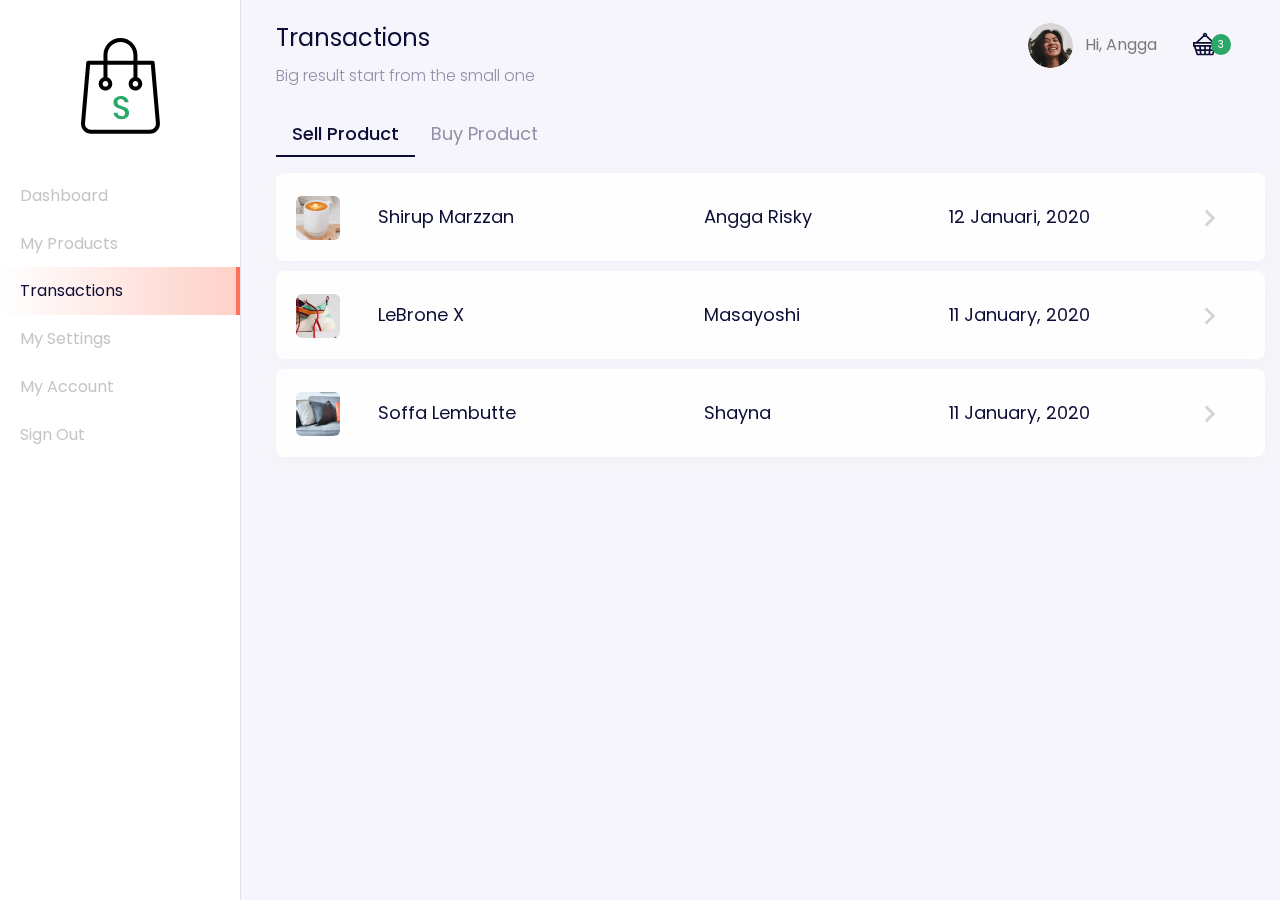
<file: dashboard-transactions.html>
<!DOCTYPE html>
<html lang="en">
  <head>
    <meta charset="utf-8" />
    <meta
      name="viewport"
      content="width=device-width, initial-scale=1, shrink-to-fit=no"
    />
    <meta name="description" content="" />
    <meta name="author" content="" />

    <title>Store - Your Best Marketplace</title>

    <link href="https://unpkg.com/aos@2.3.1/dist/aos.css" rel="stylesheet" />
    <link href="style/main.css" rel="stylesheet" />
  </head>

  <body>
    <div class="page-dashboard">
      <div class="d-flex" id="wrapper" data-aos="fade-right">
        <!-- Sidebar -->
        <div class="border-right" id="sidebar-wrapper">
          <div class="sidebar-heading text-center">
            <img src="/images/dashboard-store-logo.svg" alt="" class="my-4" />
          </div>
          <div class="list-group list-group-flush">
            <a
              href="/dashboard.html"
              class="list-group-item list-group-item-action"
            >
              Dashboard
            </a>
            <a
              href="/dashboard-products.html"
              class="list-group-item list-group-item-action"
            >
              My Products
            </a>
            <a
              href="/dashboard-transactions.html"
              class="list-group-item list-group-item-action active"
            >
              Transactions
            </a>
            <a
              href="/dashboard-settings.html"
              class="list-group-item list-group-item-action"
            >
              My Settings
            </a>
            <a
              href="/dashboard-account.html"
              class="list-group-item list-group-item-action"
            >
              My Account
            </a>
            <a
              href="/index.html"
              class="list-group-item list-group-item-action"
            >
              Sign Out
            </a>
          </div>
        </div>

        <!-- Page Content -->
        <div id="page-content-wrapper">
          <nav
            class="navbar navbar-expand-lg navbar-light navbar-store fixed-top"
            data-aos="fade-down"
          >
            <div class="container-fluid">
              <button
                class="btn btn-secondary d-md-none mr-auto mr-2"
                id="menu-toggle"
              >
                &laquo; Menu
              </button>
              <button
                class="navbar-toggler"
                type="button"
                data-toggle="collapse"
                data-target="#navbarSupportedContent"
              >
                <span class="navbar-toggler-icon"></span>
              </button>
              <div class="collapse navbar-collapse" id="navbarSupportedContent">
                <!-- Desktop Menu -->
                <ul class="navbar-nav d-none d-lg-flex ml-auto">
                  <li class="nav-item dropdown">
                    <a
                      href="#"
                      class="nav-link"
                      id="navbarDropdown"
                      role="button"
                      data-toggle="dropdown"
                    >
                      <img
                        src="/images/icon-user.png"
                        alt=""
                        class="rounded-circle mr-2 profile-picture"
                      />
                      Hi, Angga
                    </a>
                    <div class="dropdown-menu">
                      <a href="/dashboard.html" class="dropdown-item"
                        >Dashboard</a
                      >
                      <a href="/dashboard-account.html" class="dropdown-item"
                        >Settings</a
                      >
                      <div class="dropdown-divider"></div>
                      <a href="/" class="dropdown-item">Logout</a>
                    </div>
                  </li>
                  <li class="nav-item">
                    <a href="#" class="nav-link d-inline-block mt-2">
                      <img src="/images/icon-cart-filled.svg" alt="" />
                      <div class="card-badge">3</div>
                    </a>
                  </li>
                </ul>

                <ul class="navbar-nav d-block d-lg-none">
                  <li class="nav-item">
                    <a href="#" class="nav-link">Hi, Angga</a>
                  </li>
                  <li class="nav-item">
                    <a href="#" class="nav-link d-inline-block">Cart</a>
                  </li>
                </ul>
              </div>
            </div>
          </nav>

          <!-- Section Content -->
          <div
            class="section-content section-dashboard-home"
            data-aos="fade-up"
          >
            <div class="container-fluid">
              <div class="dashboard-heading">
                <h2 class="dashboard-title">Transactions</h2>
                <p class="dashboard-subtitle">
                  Big result start from the small one
                </p>
              </div>
              <div class="dashboard-content">
                <div class="row">
                  <div class="col-12 mt-2">
                    <ul
                      class="nav nav-pills mb-3"
                      id="pills-tab"
                      role="tablist"
                    >
                      <li class="nav-item" role="presentation">
                        <a
                          class="nav-link active"
                          id="pills-home-tab"
                          data-toggle="pill"
                          href="#pills-home"
                          role="tab"
                          aria-controls="pills-home"
                          aria-selected="true"
                          >Sell Product</a
                        >
                      </li>
                      <li class="nav-item" role="presentation">
                        <a
                          class="nav-link"
                          id="pills-profile-tab"
                          data-toggle="pill"
                          href="#pills-profile"
                          role="tab"
                          aria-controls="pills-profile"
                          aria-selected="false"
                          >Buy Product</a
                        >
                      </li>
                    </ul>
                    <div class="tab-content" id="pills-tabContent">
                      <div
                        class="tab-pane fade show active"
                        id="pills-home"
                        role="tabpanel"
                        aria-labelledby="pills-home-tab"
                      >
                        <a
                          href="/dashboard-transactions-details.html"
                          class="card card-list d-block"
                        >
                          <div class="card-body">
                            <div class="row">
                              <div class="col-md-1">
                                <img
                                  src="/images/dashboard-product-1.png"
                                  alt=""
                                />
                              </div>
                              <div class="col-md-4">Shirup Marzzan</div>
                              <div class="col-md-3">Angga Risky</div>
                              <div class="col-md-3">12 Januari, 2020</div>
                              <div class="col-md-1 d-none d-md-block">
                                <img
                                  src="/images/dashboard-arrow-right.svg"
                                  alt=""
                                />
                              </div>
                            </div>
                          </div>
                        </a>
                        <a
                          href="/dashboard-transactions-details.html"
                          class="card card-list d-block"
                        >
                          <div class="card-body">
                            <div class="row">
                              <div class="col-md-1">
                                <img
                                  src="/images/dashboard-product-2.png"
                                  alt=""
                                />
                              </div>
                              <div class="col-md-4">LeBrone X</div>
                              <div class="col-md-3">Masayoshi</div>
                              <div class="col-md-3">11 January, 2020</div>
                              <div class="col-md-1 d-none d-md-block">
                                <img
                                  src="/images/dashboard-arrow-right.svg"
                                  alt=""
                                />
                              </div>
                            </div>
                          </div>
                        </a>
                        <a
                          href="/dashboard-transactions-details.html"
                          class="card card-list d-block"
                        >
                          <div class="card-body">
                            <div class="row">
                              <div class="col-md-1">
                                <img
                                  src="/images/dashboard-product-3.png"
                                  alt=""
                                />
                              </div>
                              <div class="col-md-4">Soffa Lembutte</div>
                              <div class="col-md-3">Shayna</div>
                              <div class="col-md-3">11 January, 2020</div>
                              <div class="col-md-1 d-none d-md-block">
                                <img
                                  src="/images/dashboard-arrow-right.svg"
                                  alt=""
                                />
                              </div>
                            </div>
                          </div>
                        </a>
                      </div>
                      <div
                        class="tab-pane fade"
                        id="pills-profile"
                        role="tabpanel"
                        aria-labelledby="pills-profile-tab"
                      >
                        <a
                          href="/dashboard-transactions-details.html"
                          class="card card-list d-block"
                        >
                          <div class="card-body">
                            <div class="row">
                              <div class="col-md-1">
                                <img
                                  src="/images/dashboard-product-1.png"
                                  alt=""
                                />
                              </div>
                              <div class="col-md-4">Shirup Marzzan</div>
                              <div class="col-md-3">Angga Risky</div>
                              <div class="col-md-3">12 Januari, 2020</div>
                              <div class="col-md-1 d-none d-md-block">
                                <img
                                  src="/images/dashboard-arrow-right.svg"
                                  alt=""
                                />
                              </div>
                            </div>
                          </div>
                        </a>
                      </div>
                    </div>
                  </div>
                </div>
              </div>
            </div>
          </div>
        </div>
      </div>
    </div>

    <!-- Bootstrap core JavaScript -->
    <script src="/vendor/jquery/jquery.slim.min.js"></script>
    <script src="/vendor/bootstrap/js/bootstrap.bundle.min.js"></script>
    <script src="https://unpkg.com/aos@2.3.1/dist/aos.js"></script>
    <script>
      AOS.init();
    </script>
    <script>
      $("#menu-toggle").click(function (e) {
        e.preventDefault();
        $("#wrapper").toggleClass("toggled");
      });
    </script>
    <script src="/script/navbar-scroll.js"></script>
  </body>
</html>
</file>
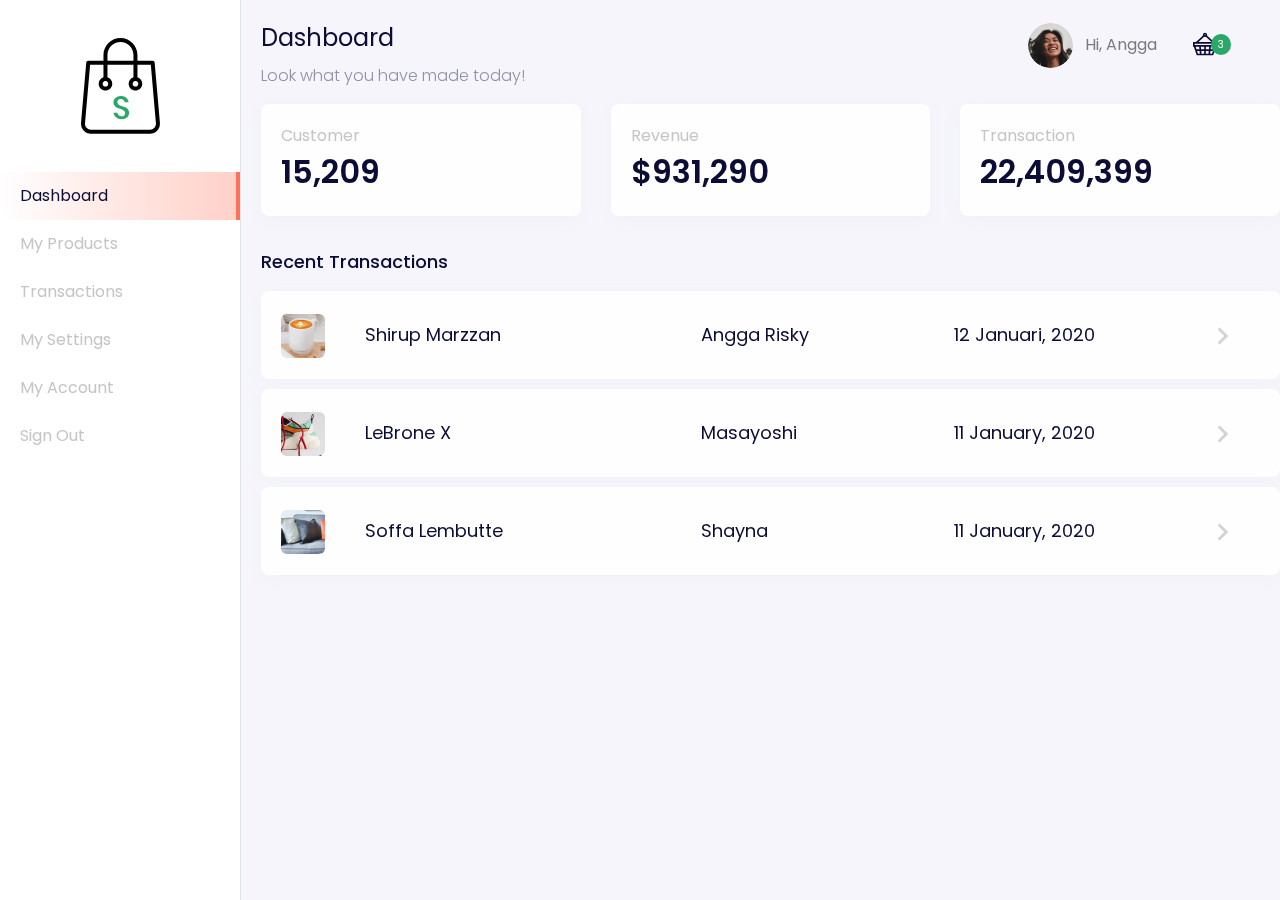
<file: dashboard.html>
<!DOCTYPE html>
<html lang="en">
  <head>
    <meta charset="utf-8" />
    <meta
      name="viewport"
      content="width=device-width, initial-scale=1, shrink-to-fit=no"
    />
    <meta name="description" content="" />
    <meta name="author" content="" />

    <title>Store - Your Best Marketplace</title>

    <link href="https://unpkg.com/aos@2.3.1/dist/aos.css" rel="stylesheet" />
    <link href="style/main.css" rel="stylesheet" />
  </head>

  <body>
    <div class="page-dashboard">
      <div class="d-flex" id="wrapper" data-aos="fade-right">
        <!-- Sidebar -->
        <div class="border-right" id="sidebar-wrapper">
          <div class="sidebar-heading text-center">
            <img src="/images/dashboard-store-logo.svg" alt="" class="my-4" />
          </div>
          <div class="list-group list-group-flush">
            <a
              href="/dashboard.html"
              class="list-group-item list-group-item-action active"
            >
              Dashboard
            </a>
            <a
              href="/dashboard-products.html"
              class="list-group-item list-group-item-action"
            >
              My Products
            </a>
            <a
              href="/dashboard-transactions.html"
              class="list-group-item list-group-item-action"
            >
              Transactions
            </a>
            <a
              href="/dashboard-settings.html"
              class="list-group-item list-group-item-action"
            >
              My Settings
            </a>
            <a
              href="/dashboard-account.html"
              class="list-group-item list-group-item-action"
            >
              My Account
            </a>
            <a
              href="/index.html"
              class="list-group-item list-group-item-action"
            >
              Sign Out
            </a>
          </div>
        </div>
        <!-- Page Content -->
        <div id="page-content-wrapper">
          <nav
            class="navbar navbar-expand-lg navbar-light navbar-store fixed-top"
            data-aos="fade-down"
          >
            <div class="container-fluid">
              <button
                class="btn btn-secondary d-md-none mr-auto mr-2"
                id="menu-toggle"
              >
                &laquo; Menu
              </button>
              <button
                class="navbar-toggler"
                type="button"
                data-toggle="collapse"
                data-target="#navbarSupportedContent"
              >
                <span class="navbar-toggler-icon"></span>
              </button>
              <div class="collapse navbar-collapse" id="navbarSupportedContent">
                <!-- Desktop Menu -->
                <ul class="navbar-nav d-none d-lg-flex ml-auto">
                  <li class="nav-item dropdown">
                    <a
                      href="#"
                      class="nav-link"
                      id="navbarDropdown"
                      role="button"
                      data-toggle="dropdown"
                    >
                      <img
                        src="/images/icon-user.png"
                        alt=""
                        class="rounded-circle mr-2 profile-picture"
                      />
                      Hi, Angga
                    </a>
                    <div class="dropdown-menu">
                      <a href="/dashboard.html" class="dropdown-item"
                        >Dashboard</a
                      >
                      <a href="/dashboard-account.html" class="dropdown-item"
                        >Settings</a
                      >
                      <div class="dropdown-divider"></div>
                      <a href="/" class="dropdown-item">Logout</a>
                    </div>
                  </li>
                  <li class="nav-item">
                    <a href="#" class="nav-link d-inline-block mt-2">
                      <img src="/images/icon-cart-filled.svg" alt="" />
                      <div class="card-badge">3</div>
                    </a>
                  </li>
                </ul>

                <ul class="navbar-nav d-block d-lg-none">
                  <li class="nav-item">
                    <a href="#" class="nav-link">Hi, Angga</a>
                  </li>
                  <li class="nav-item">
                    <a href="#" class="nav-link d-inline-block">Cart</a>
                  </li>
                </ul>
              </div>
            </div>
          </nav>

          <!-- Section Content -->
          <div class="section-content section-dashboard-home" data-aos="fade-up>
            <div class="container-fluid">
              <div class="dashboard-heading">
                <h2 class="dashboard-title">Dashboard</h2>
                <p class="dashboard-subtitle">Look what you have made today!</p>
              </div>
              <div class="dashboard-content">
                <div class="row">
                  <div class="col-md-4">
                    <div class="card mb-2">
                      <div class="card-body">
                        <div class="dashboard-card-title">Customer</div>
                        <div class="dashboard-card-subtitle">15,209</div>
                      </div>
                    </div>
                  </div>
                  <div class="col-md-4">
                    <div class="card mb-2">
                      <div class="card-body">
                        <div class="dashboard-card-title">Revenue</div>
                        <div class="dashboard-card-subtitle">$931,290</div>
                      </div>
                    </div>
                  </div>
                  <div class="col-md-4">
                    <div class="card mb-2">
                      <div class="card-body">
                        <div class="dashboard-card-title">Transaction</div>
                        <div class="dashboard-card-subtitle">22,409,399</div>
                      </div>
                    </div>
                  </div>
                </div>
                <div class="row mt-3">
                  <div class="col-12 mt-2">
                    <h5 class="mb-3">Recent Transactions</h5>
                    <a
                      href="/dashboard-transactions-details.html"
                      class="card card-list d-block"
                    >
                      <div class="card-body">
                        <div class="row">
                          <div class="col-md-1">
                            <img src="/images/dashboard-product-1.png" alt="" />
                          </div>
                          <div class="col-md-4">Shirup Marzzan</div>
                          <div class="col-md-3">Angga Risky</div>
                          <div class="col-md-3">12 Januari, 2020</div>
                          <div class="col-md-1 d-none d-md-block">
                            <img
                              src="/images/dashboard-arrow-right.svg"
                              alt=""
                            />
                          </div>
                        </div>
                      </div>
                    </a>
                    <a
                      href="/dashboard-transactions-details.html"
                      class="card card-list d-block"
                    >
                      <div class="card-body">
                        <div class="row">
                          <div class="col-md-1">
                            <img src="/images/dashboard-product-2.png" alt="" />
                          </div>
                          <div class="col-md-4">LeBrone X</div>
                          <div class="col-md-3">Masayoshi</div>
                          <div class="col-md-3">11 January, 2020</div>
                          <div class="col-md-1 d-none d-md-block">
                            <img
                              src="/images/dashboard-arrow-right.svg"
                              alt=""
                            />
                          </div>
                        </div>
                      </div>
                    </a>
                    <a
                      href="/dashboard-transactions-details.html"
                      class="card card-list d-block"
                    >
                      <div class="card-body">
                        <div class="row">
                          <div class="col-md-1">
                            <img src="/images/dashboard-product-3.png" alt="" />
                          </div>
                          <div class="col-md-4">Soffa Lembutte</div>
                          <div class="col-md-3">Shayna</div>
                          <div class="col-md-3">11 January, 2020</div>
                          <div class="col-md-1 d-none d-md-block">
                            <img
                              src="/images/dashboard-arrow-right.svg"
                              alt=""
                            />
                          </div>
                        </div>
                      </div>
                    </a>
                  </div>
                </div>
              </div>
            </div>
          </div>
        </div>
      </div>
    </div>

    <!-- Bootstrap core JavaScript -->
    <script src="/vendor/jquery/jquery.slim.min.js"></script>
    <script src="/vendor/bootstrap/js/bootstrap.bundle.min.js"></script>
    <script src="https://unpkg.com/aos@2.3.1/dist/aos.js"></script>
    <script>
      AOS.init();
    </script>
    <script>
      $("#menu-toggle").click(function (e) {
        e.preventDefault();
        $("#wrapper").toggleClass("toggled");
      });
    </script>
    <script src="/script/navbar-scroll.js"></script>
  </body>
</html>
</file>
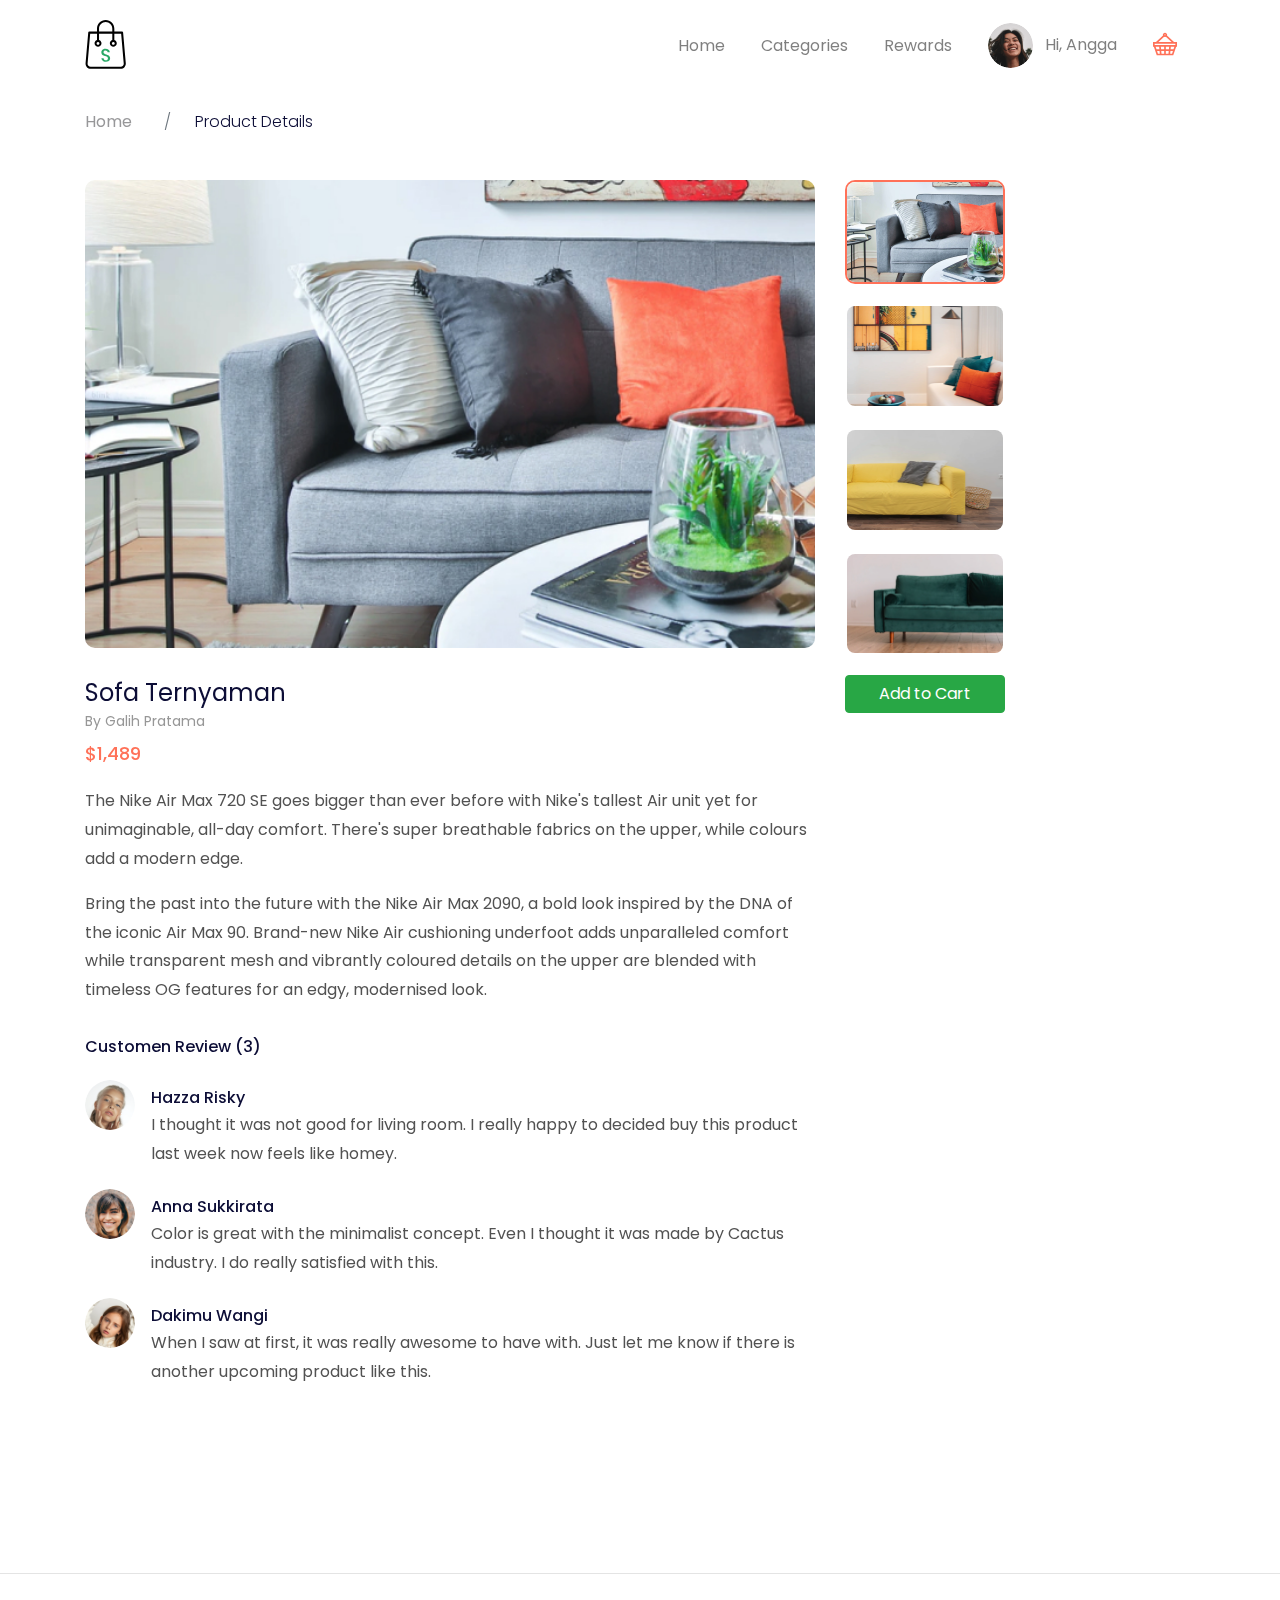
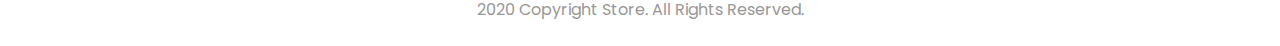
<file: details.html>
<!DOCTYPE html>
<html lang="en">
  <head>
    <meta charset="utf-8" />
    <meta
      name="viewport"
      content="width=device-width, initial-scale=1, shrink-to-fit=no"
    />
    <meta name="description" content="" />
    <meta name="author" content="" />

    <title>Store - Your Best Marketplace</title>

    <link href="https://unpkg.com/aos@2.3.1/dist/aos.css" rel="stylesheet" />
    <link href="style/main.css" rel="stylesheet" />
  </head>

  <body>
    <!-- Navigation Bar -->
    <nav
      class="navbar navbar-expand-lg navbar-light navbar-store fixed-top navbar-fixed-top"
      data-aos="fade-down"
    >
      <div class="container">
        <a href="/index.html" class="navbar-brand">
          <img src="/images/logo.svg" alt="Logo" />
        </a>
        <button
          class="navbar-toggler"
          type="button"
          data-toggle="collapse"
          data-target="#navbarResponsive"
        >
          <span class="navbar-toggler-icon"></span>
        </button>
        <div class="collapse navbar-collapse" id="navbarResponsive">
          <ul class="navbar-nav ml-auto">
            <li class="nav-item">
              <a href="/index.html" class="nav-link">Home</a>
            </li>
            <li class="nav-item">
              <a href="/categories.html" class="nav-link">Categories</a>
            </li>
            <li class="nav-item">
              <a href="#" class="nav-link">Rewards</a>
            </li>
          </ul>

          <!-- Desktop Menu -->
          <ul class="navbar-nav d-none d-lg-flex">
            <li class="nav-item dropdown">
              <a
                href="#"
                class="nav-link"
                id="navbarDropdown"
                role="button"
                data-toggle="dropdown"
              >
                <img
                  src="/images/icon-user.png"
                  alt=""
                  class="rounded-circle mr-2 profile-picture"
                />
                Hi, Angga
              </a>
              <div class="dropdown-menu">
                <a href="/dashboard.html" class="dropdown-item">Dashboard</a>
                <a href="/dashboard-account.html" class="dropdown-item"
                  >Settings</a
                >
                <div class="dropdown-divider"></div>
                <a href="/" class="dropdown-item">Logout</a>
              </div>
            </li>
            <li class="nav-item">
              <a href="#" class="nav-link d-inline-block mt-2">
                <img src="/images/icon-cart-empty.svg" alt="" />
              </a>
            </li>
          </ul>

          <ul class="navbar-nav d-block d-lg-none">
            <li class="nav-item">
              <a href="#" class="nav-link">Hi, Angga</a>
            </li>
            <li class="nav-item">
              <a href="#" class="nav-link d-inline-block">Cart</a>
            </li>
          </ul>
        </div>
      </div>
    </nav>

    <!-- Page-Content -->
    <div class="page-content page-details">
      <section
        class="store-breadcrumbs"
        data-aos="fade down"
        data-aos-delay="100"
      >
        <div class="container">
          <div class="row">
            <div class="col-12">
              <nav>
                <ol class="breadcrumb">
                  <li class="breadcrumb-item">
                    <a href="/index.html">Home</a>
                  </li>
                  <li class="breadcrumb-item active">Product Details</li>
                </ol>
              </nav>
            </div>
          </div>
        </div>
      </section>

      <section class="store-gallery" id="gallery">
        <div class="container">
          <div class="row">
            <div class="col-lg-8" data-aos="zoom-in">
              <transition name="slide-fade" mode="out-in">
                <img
                  :src="photos[activePhoto].url"
                  :key="photos[activePhoto].id"
                  class="w-100 main-image"
                  alt=""
                />
              </transition>
            </div>
            <div class="col-lg-2">
              <div class="row">
                <div
                  class="col-3 col-lg-12 mt-2 mt-lg-0"
                  v-for="(photo, index) in photos"
                  :key="photo.id"
                  data-aos="zoom-in"
                  data-aos-delay="100"
                >
                  <a href="#" @click="changeActive(index)">
                    <img
                      :src="photo.url"
                      class="w-100 thumbnail-image"
                      :class="{ active: index == activePhoto }"
                      alt=""
                    />
                  </a>
                </div>
              </div>
            </div>
          </div>
        </div>
      </section>

      <div class="store-details-container" data-aos="fade-up">
        <section class="store-heading">
          <div class="container">
            <div class="row">
              <div class="col-lg-8">
                <h1>Sofa Ternyaman</h1>
                <div class="owner">By Galih Pratama</div>
                <div class="price">$1,489</div>
              </div>
              <div class="col-lg-2" data-aos="zoom-in">
                <a
                  href="/cart.html"
                  class="btn btn-success px-4 text-white btn-block mb-3"
                  >Add to Cart</a
                >
              </div>
            </div>
          </div>
        </section>
        <section class="store-description">
          <div class="container">
            <div class="row">
              <div class="col-12 col-lg-8">
                <p>
                  The Nike Air Max 720 SE goes bigger than ever before with
                  Nike's tallest Air unit yet for unimaginable, all-day comfort.
                  There's super breathable fabrics on the upper, while colours
                  add a modern edge.
                </p>
                <p>
                  Bring the past into the future with the Nike Air Max 2090, a
                  bold look inspired by the DNA of the iconic Air Max 90.
                  Brand-new Nike Air cushioning underfoot adds unparalleled
                  comfort while transparent mesh and vibrantly coloured details
                  on the upper are blended with timeless OG features for an
                  edgy, modernised look.
                </p>
              </div>
            </div>
          </div>
        </section>
        <section class="store-review">
          <div class="container">
            <div class="row">
              <div class="col-12 col-lg-8 mt-3 mb-3">
                <h5>Customen Review (3)</h5>
              </div>
            </div>
            <div class="row">
              <div class="col-12 col-lg-8">
                <ul class="list-unstyled">
                  <li class="media">
                    <img
                      src="/images/icons-testimonial-1.png"
                      alt=""
                      class="mr-3 rounded-circle"
                    />
                    <div class="media-body">
                      <h5 class="mt-2 mb-1">Hazza Risky</h5>
                      I thought it was not good for living room. I really happy
                      to decided buy this product last week now feels like
                      homey.
                    </div>
                  </li>
                  <li class="media">
                    <img
                      src="/images/icons-testimonial-2.png"
                      alt=""
                      class="mr-3 rounded-circle"
                    />
                    <div class="media-body">
                      <h5 class="mt-2 mb-1">Anna Sukkirata</h5>
                      Color is great with the minimalist concept. Even I thought
                      it was made by Cactus industry. I do really satisfied with
                      this.
                    </div>
                  </li>
                  <li class="media">
                    <img
                      src="/images/icons-testimonial-3.png"
                      alt=""
                      class="mr-3 rounded-circle"
                    />
                    <div class="media-body">
                      <h5 class="mt-2 mb-1">Dakimu Wangi</h5>
                      When I saw at first, it was really awesome to have with.
                      Just let me know if there is another upcoming product like
                      this.
                    </div>
                  </li>
                </ul>
              </div>
            </div>
          </div>
        </section>
      </div>
    </div>

    <!-- Footer -->
    <footer>
      <div class="container">
        <div class="row">
          <div class="col-12 text-center">
            <p class="pt-4 pb-2">2020 Copyright Store. All Rights Reserved.</p>
          </div>
        </div>
      </div>
    </footer>

    <!-- Bootstrap core JavaScript -->
    <script src="/vendor/jquery/jquery.slim.min.js"></script>
    <script src="/vendor/bootstrap/js/bootstrap.bundle.min.js"></script>
    <script src="https://unpkg.com/aos@2.3.1/dist/aos.js"></script>
    <script>
      AOS.init();
    </script>
    <script src="/vendor/vue/vue.js"></script>
    <script>
      var gallery = new Vue({
        el: "#gallery",
        mounted() {
          AOS.init();
        },
        data: {
          activePhoto: 0,
          photos: [
            {
              id: 1,
              url: "/images/product-details-1.jpg",
            },
            {
              id: 2,
              url: "/images/product-details-2.jpg",
            },
            {
              id: 3,
              url: "/images/product-details-3.jpg",
            },
            {
              id: 4,
              url: "/images/product-details-4.jpg",
            },
          ],
        },
        methods: {
          changeActive(id) {
            this.activePhoto = id;
          },
        },
      });
    </script>
    <script src="/script/navbar-scroll.js"></script>
  </body>
</html>
</file>
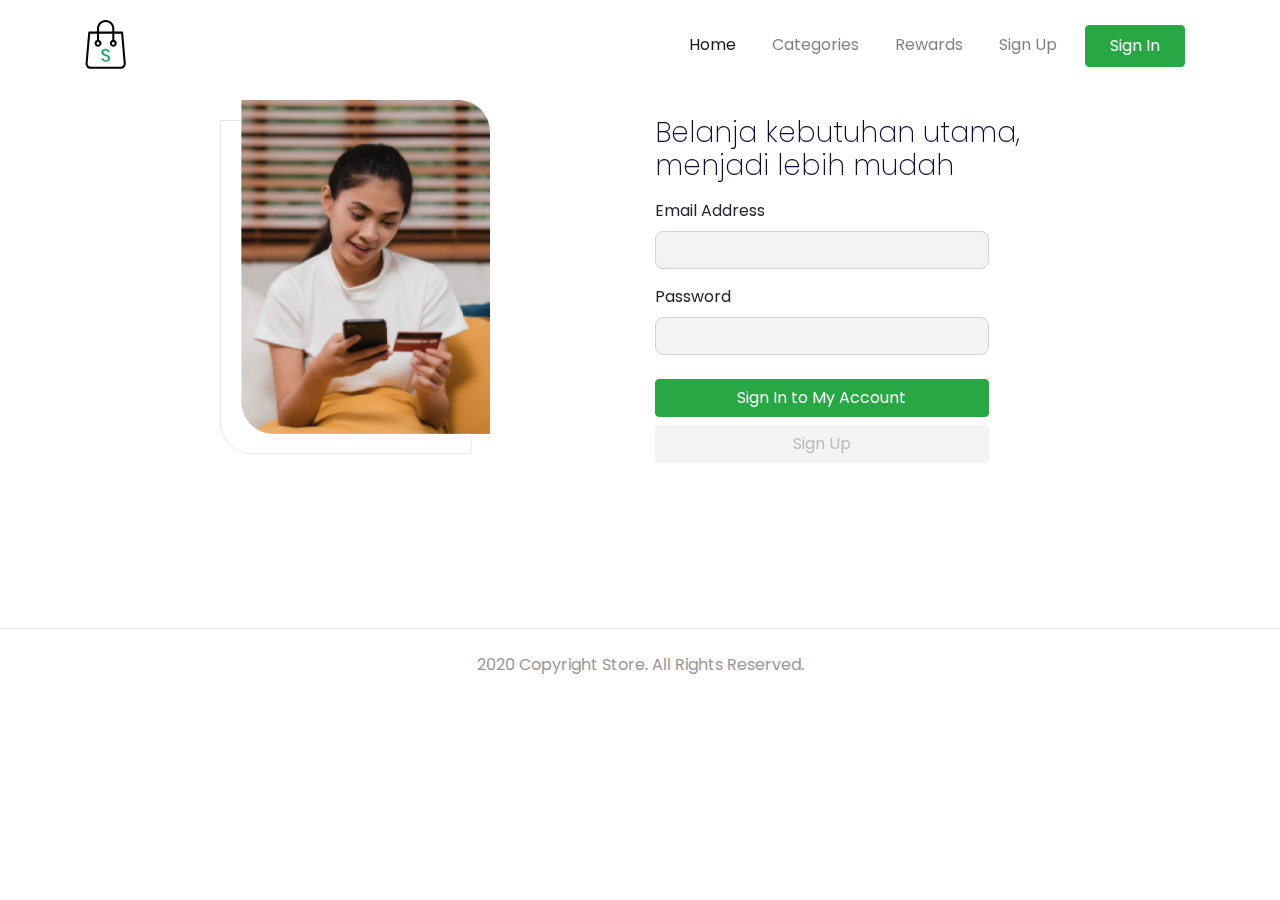
<file: login.html>
<!DOCTYPE html>
<html lang="en">
  <head>
    <meta charset="utf-8" />
    <meta
      name="viewport"
      content="width=device-width, initial-scale=1, shrink-to-fit=no"
    />
    <meta name="description" content="" />
    <meta name="author" content="" />

    <title>Store - Your Best Marketplace</title>

    <link href="https://unpkg.com/aos@2.3.1/dist/aos.css" rel="stylesheet" />
    <link href="style/main.css" rel="stylesheet" />
  </head>

  <body>
    <!-- Navigation Bar -->
    <nav
      class="navbar navbar-expand-lg navbar-light navbar-store fixed-top navbar-fixed-top"
      data-aos="fade-down"
    >
      <div class="container">
        <a href="/index.html" class="navbar-brand">
          <img src="/images/logo.svg" alt="Logo" />
        </a>
        <button
          class="navbar-toggler"
          type="button"
          data-toggle="collapse"
          data-target="#navbarResponsive"
        >
          <span class="navbar-toggler-icon"></span>
        </button>
        <div class="collapse navbar-collapse" id="navbarResponsive">
          <ul class="navbar-nav ml-auto">
            <li class="nav-item active">
              <a href="/index.html" class="nav-link">Home</a>
            </li>
            <li class="nav-item">
              <a href="/categories.html" class="nav-link">Categories</a>
            </li>
            <li class="nav-item">
              <a href="#" class="nav-link">Rewards</a>
            </li>
            <li class="nav-item">
              <a href="/register.html" class="nav-link">Sign Up</a>
            </li>
            <li class="nav-item">
              <a
                href="/login.html"
                class="btn btn-success nav-link px-4 text-white"
                >Sign In</a
              >
            </li>
          </ul>
        </div>
      </div>
    </nav>

    <div class="page-content page-auth">
      <div class="section-store-auth" data-aos="fade-up">
        <div class="container">
          <div class="row align-items-center row-login">
            <div class="col-lg-6 text-center">
              <img
                src="/images/login-placeholder.png"
                alt=""
                class="w-50 mb-4 mb-lg-none"
              />
            </div>
            <div class="col-lg-5">
              <h2>
                Belanja kebutuhan utama, <br />
                menjadi lebih mudah
              </h2>
              <form action="" class="mt-3">
                <div class="form-group">
                  <label>Email Address</label>
                  <input type="email" class="form-control w-75" />
                </div>
                <div class="form-group">
                  <label>Password</label>
                  <input type="password" class="form-control w-75" />
                </div>
                <a
                  href="/dashboard.html"
                  class="btn btn-success btn-block w-75 mt-4"
                  >Sign In to My Account
                </a>
                <a
                  href="/register.html"
                  class="btn btn-signup btn-block w-75 mt-2"
                  >Sign Up
                </a>
              </form>
            </div>
          </div>
        </div>
      </div>
    </div>

    <footer>
      <div class="container">
        <div class="row">
          <div class="col-12 text-center">
            <p class="pt-4 pb-2">2020 Copyright Store. All Rights Reserved.</p>
          </div>
        </div>
      </div>
    </footer>

    <!-- Bootstrap core JavaScript -->
    <script src="/vendor/jquery/jquery.slim.min.js"></script>
    <script src="/vendor/bootstrap/js/bootstrap.bundle.min.js"></script>
    <script src="https://unpkg.com/aos@2.3.1/dist/aos.js"></script>
    <script>
      AOS.init();
    </script>
    <script src="/script/navbar-scroll.js"></script>
  </body>
</html>
</file>
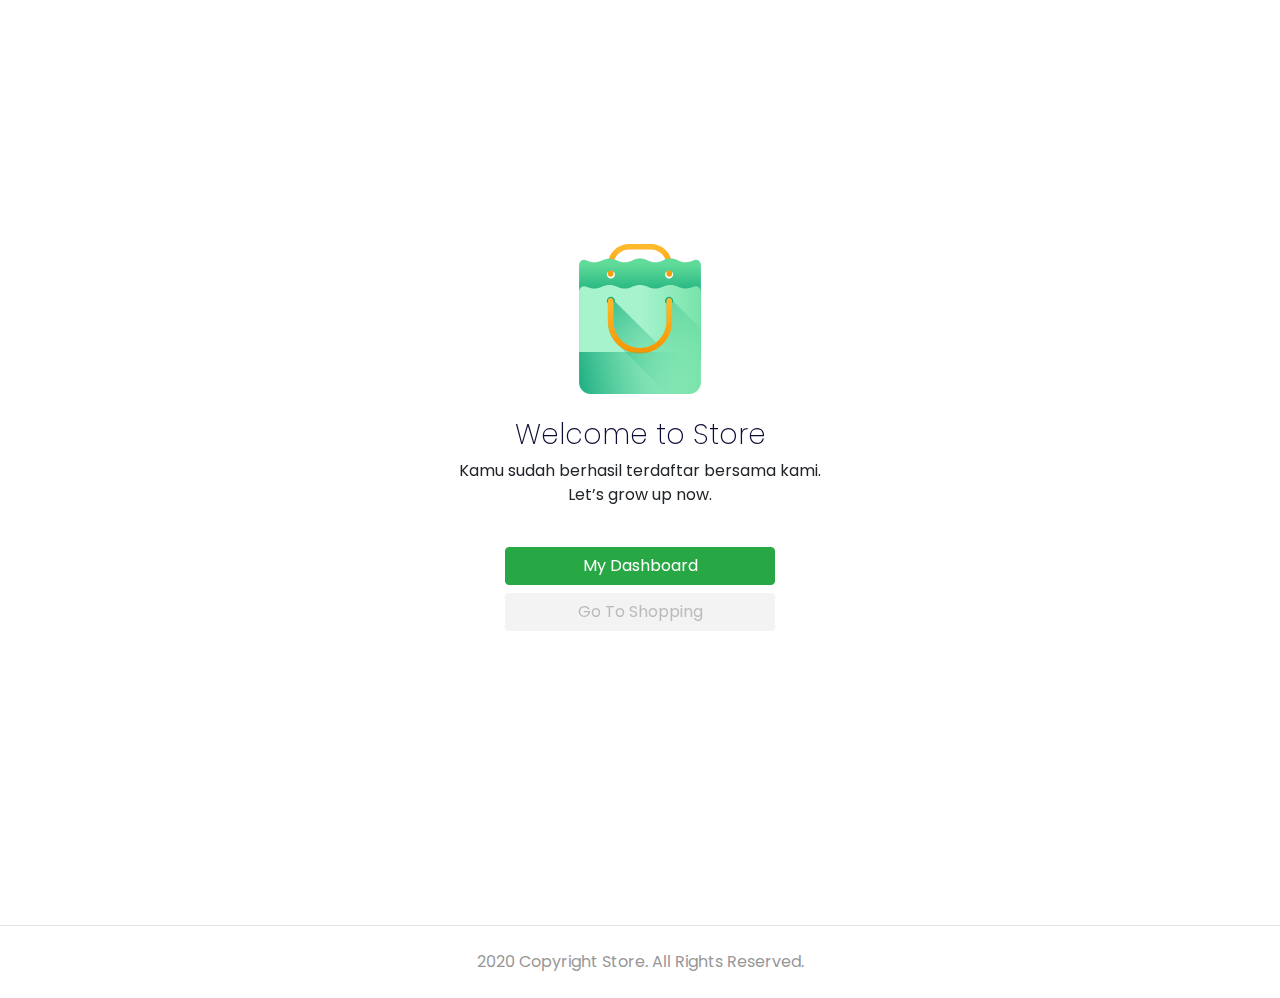
<file: register-success.html>
<!DOCTYPE html>
<html lang="en">
  <head>
    <meta charset="utf-8" />
    <meta
      name="viewport"
      content="width=device-width, initial-scale=1, shrink-to-fit=no"
    />
    <meta name="description" content="" />
    <meta name="author" content="" />

    <title>Store - Your Best Marketplace</title>

    <link href="https://unpkg.com/aos@2.3.1/dist/aos.css" rel="stylesheet" />
    <link href="style/main.css" rel="stylesheet" />
  </head>

  <body>
    <div class="page-content page-success">
      <div class="section-success" data-aos="zoom-in">
        <div class="container">
          <div class="row align-items-center row-login justify-content-center">
            <div class="col-lg-6 text-center">
              <img src="/images/success.svg" alt="" class="mb-4" />
              <h2>Welcome to Store</h2>
              <p>
                Kamu sudah berhasil terdaftar bersama kami. <br />
                Let’s grow up now.
              </p>
              <div>
                <a href="/dashboard.html" class="btn btn-success w-50 mt-4">
                  My Dashboard
                </a>
                <a href="/index.html" class="btn btn-signup w-50 mt-2">
                  Go To Shopping
                </a>
              </div>
            </div>
          </div>
        </div>
      </div>
    </div>

    <footer>
      <div class="container">
        <div class="row">
          <div class="col-12 text-center">
            <p class="pt-4 pb-2">2020 Copyright Store. All Rights Reserved.</p>
          </div>
        </div>
      </div>
    </footer>

    <!-- Bootstrap core JavaScript -->
    <script src="/vendor/jquery/jquery.slim.min.js"></script>
    <script src="/vendor/bootstrap/js/bootstrap.bundle.min.js"></script>
    <script src="https://unpkg.com/aos@2.3.1/dist/aos.js"></script>
    <script>
      AOS.init();
    </script>
    <script src="/script/navbar-scroll.js"></script>
  </body>
</html>
</file>
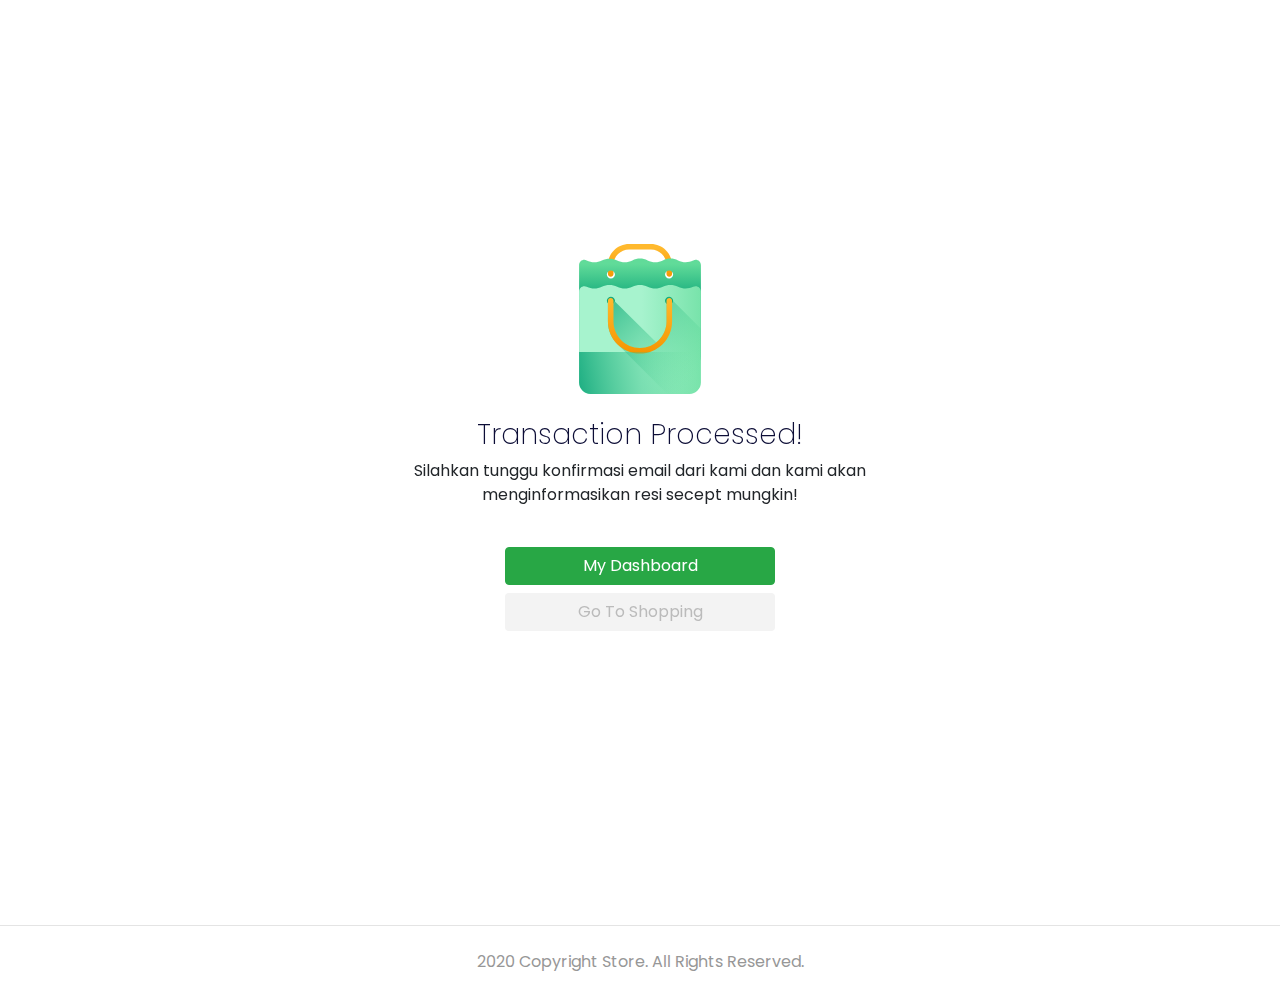
<file: success.html>
<!DOCTYPE html>
<html lang="en">
  <head>
    <meta charset="utf-8" />
    <meta
      name="viewport"
      content="width=device-width, initial-scale=1, shrink-to-fit=no"
    />
    <meta name="description" content="" />
    <meta name="author" content="" />

    <title>Store - Your Best Marketplace</title>

    <link href="https://unpkg.com/aos@2.3.1/dist/aos.css" rel="stylesheet" />
    <link href="style/main.css" rel="stylesheet" />
  </head>

  <body>
    <div class="page-content page-success">
      <div class="section-success" data-aos="zoom-in">
        <div class="container">
          <div class="row align-items-center row-login justify-content-center">
            <div class="col-lg-6 text-center">
              <img src="/images/success.svg" alt="" class="mb-4" />
              <h2>Transaction Processed!</h2>
              <p>
                Silahkan tunggu konfirmasi email dari kami dan kami akan
                menginformasikan resi secept mungkin!
              </p>
              <div>
                <a href="/dashboard.html" class="btn btn-success w-50 mt-4">
                  My Dashboard
                </a>
                <a href="/index.html" class="btn btn-signup w-50 mt-2">
                  Go To Shopping
                </a>
              </div>
            </div>
          </div>
        </div>
      </div>
    </div>

    <footer>
      <div class="container">
        <div class="row">
          <div class="col-12 text-center">
            <p class="pt-4 pb-2">2020 Copyright Store. All Rights Reserved.</p>
          </div>
        </div>
      </div>
    </footer>

    <!-- Bootstrap core JavaScript -->
    <script src="/vendor/jquery/jquery.slim.min.js"></script>
    <script src="/vendor/bootstrap/js/bootstrap.bundle.min.js"></script>
    <script src="https://unpkg.com/aos@2.3.1/dist/aos.js"></script>
    <script>
      AOS.init();
    </script>
    <script src="/script/navbar-scroll.js"></script>
  </body>
</html>
</file>
